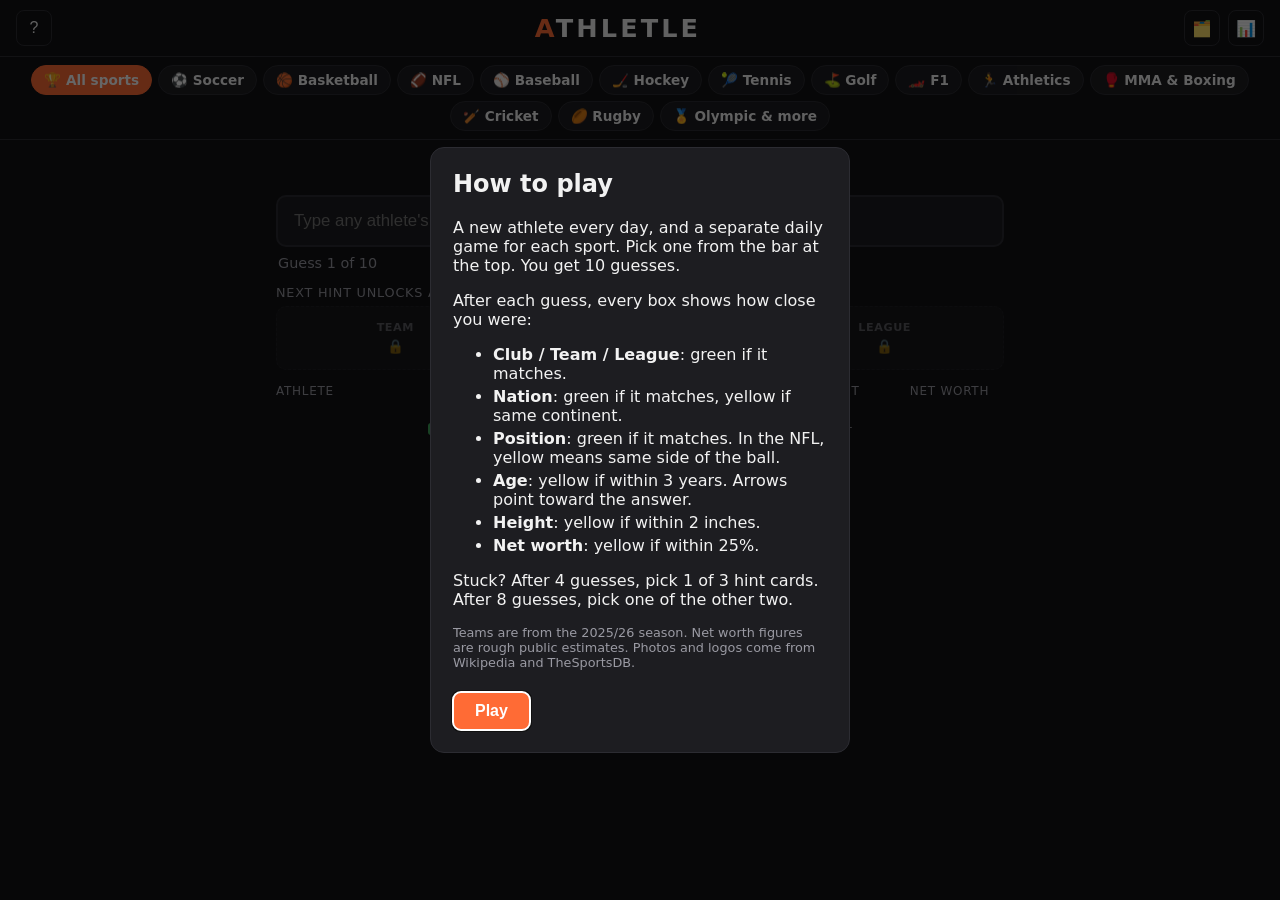
<file: index.html>
<!doctype html>
<html lang="en">
<head>
<meta charset="utf-8">
<meta name="viewport" content="width=device-width, initial-scale=1">
<title>Athletle</title>
<meta name="description" content="Guess the daily athlete in 10 tries. One game for every sport.">
<link rel="stylesheet" href="style.css">
</head>
<body>
<header>
  <button class="icon" id="helpBtn" aria-label="How to play">?</button>
  <h1><a href="./">ATHLETLE</a></h1>
  <div class="hdr-right">
    <a class="icon" id="archiveLink" href="archive.html" aria-label="Archive" title="Archive">🗂️</a>
    <button class="icon" id="statsBtn" aria-label="Stats">📊</button>
  </div>
</header>
<nav class="mode-bar" id="modeBar" aria-label="Choose a sport"></nav>

<main>
  <div class="replay-bar" id="replayBar" hidden>
    <span>Replaying from the archive · <b id="replayDate"></b></span>
    <a id="todayLink" href="./">Play today's</a>
  </div>
  <p class="sub">Guess <span id="whichDay">today's</span> <span id="whichGame">athlete</span> in <b>10</b> tries. <span id="puzzleNo"></span></p>

  <div class="guess-box">
    <input id="guessInput" type="text" placeholder="Type an athlete's name…" autocomplete="off" spellcheck="false" aria-label="Athlete name">
    <ul id="suggestions" role="listbox"></ul>
  </div>
  <div class="meta">
    <span id="guessCount">Guess 1 of 10</span>
  </div>

  <section class="hints" aria-live="polite">
    <div class="hints-title" id="hintTitle"></div>
    <div class="hint-cards" id="hintCards"></div>
  </section>

  <div class="board">
    <div class="row head" id="boardHead"></div>
    <div id="rows"></div>
  </div>

  <div id="result" class="result hidden"></div>

  <div class="legend">
    <span><i class="sw green"></i>Correct</span>
    <span><i class="sw yellow"></i>Close</span>
    <span><i class="sw grey"></i>Wrong</span>
    <span>↑ ↓ the answer is higher / lower</span>
  </div>
</main>

<dialog id="helpDlg">
  <h2>How to play</h2>
  <p>A new athlete every day, and a separate daily game for each sport. Pick one from the bar at the top. You get 10 guesses.</p>
  <p>After each guess, every box shows how close you were:</p>
  <ul>
    <li><b>Club / Team / League</b>: green if it matches.</li>
    <li><b>Nation</b>: green if it matches, yellow if same continent.</li>
    <li><b>Position</b>: green if it matches. In the NFL, yellow means same side of the ball.</li>
    <li><b>Age</b>: yellow if within 3 years. Arrows point toward the answer.</li>
    <li><b>Height</b>: yellow if within 2 inches.</li>
    <li><b>Net worth</b>: yellow if within 25%.</li>
  </ul>
  <p>Stuck? After 4 guesses, pick 1 of 3 hint cards. After 8 guesses, pick one of the other two.</p>
  <p class="small">Teams are from the 2025/26 season. Net worth figures are rough public estimates. Photos and logos come from Wikipedia and TheSportsDB.</p>
  <button class="btn" onclick="this.closest('dialog').close()">Play</button>
</dialog>

<dialog id="statsDlg">
  <h2 id="statsTitle">Statistics</h2>
  <div class="stats" id="statsBody"></div>
  <p class="small">Next athlete in <span id="countdown"></span></p>
  <button class="btn" onclick="this.closest('dialog').close()">Close</button>
</dialog>

<div id="toast" class="toast"></div>

<script src="data/countries.js"></script>
<script src="data/core.js"></script>
<script src="data/soccer.js"></script>
<script src="data/basketball.js"></script>
<script src="data/football.js"></script>
<script src="data/baseball_hockey.js"></script>
<script src="data/individual.js"></script>
<script src="data/combat_cricket_rugby.js"></script>
<script src="data/extra.js"></script>
<script src="data/finalize.js"></script>
<script src="hints.js"></script>
<script src="common.js"></script>
<script src="game.js"></script>
</body>
</html>
</file>
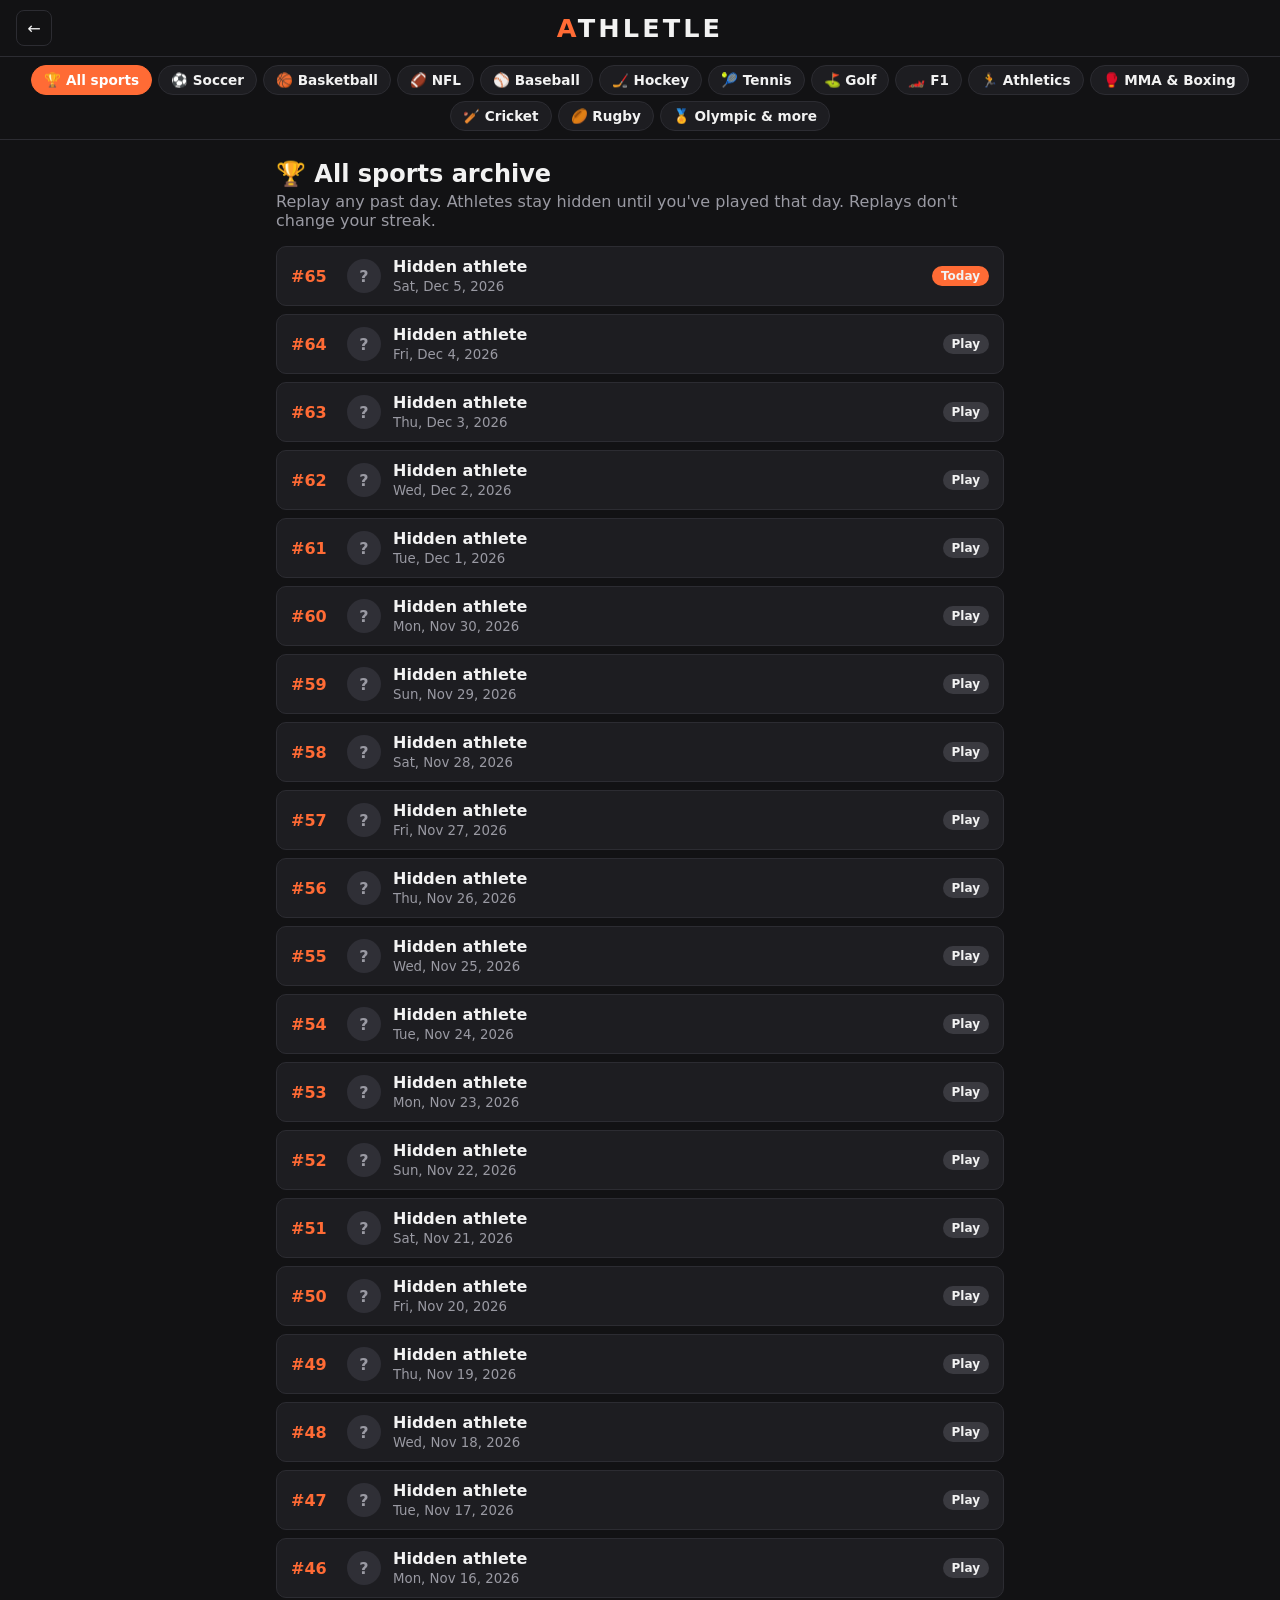
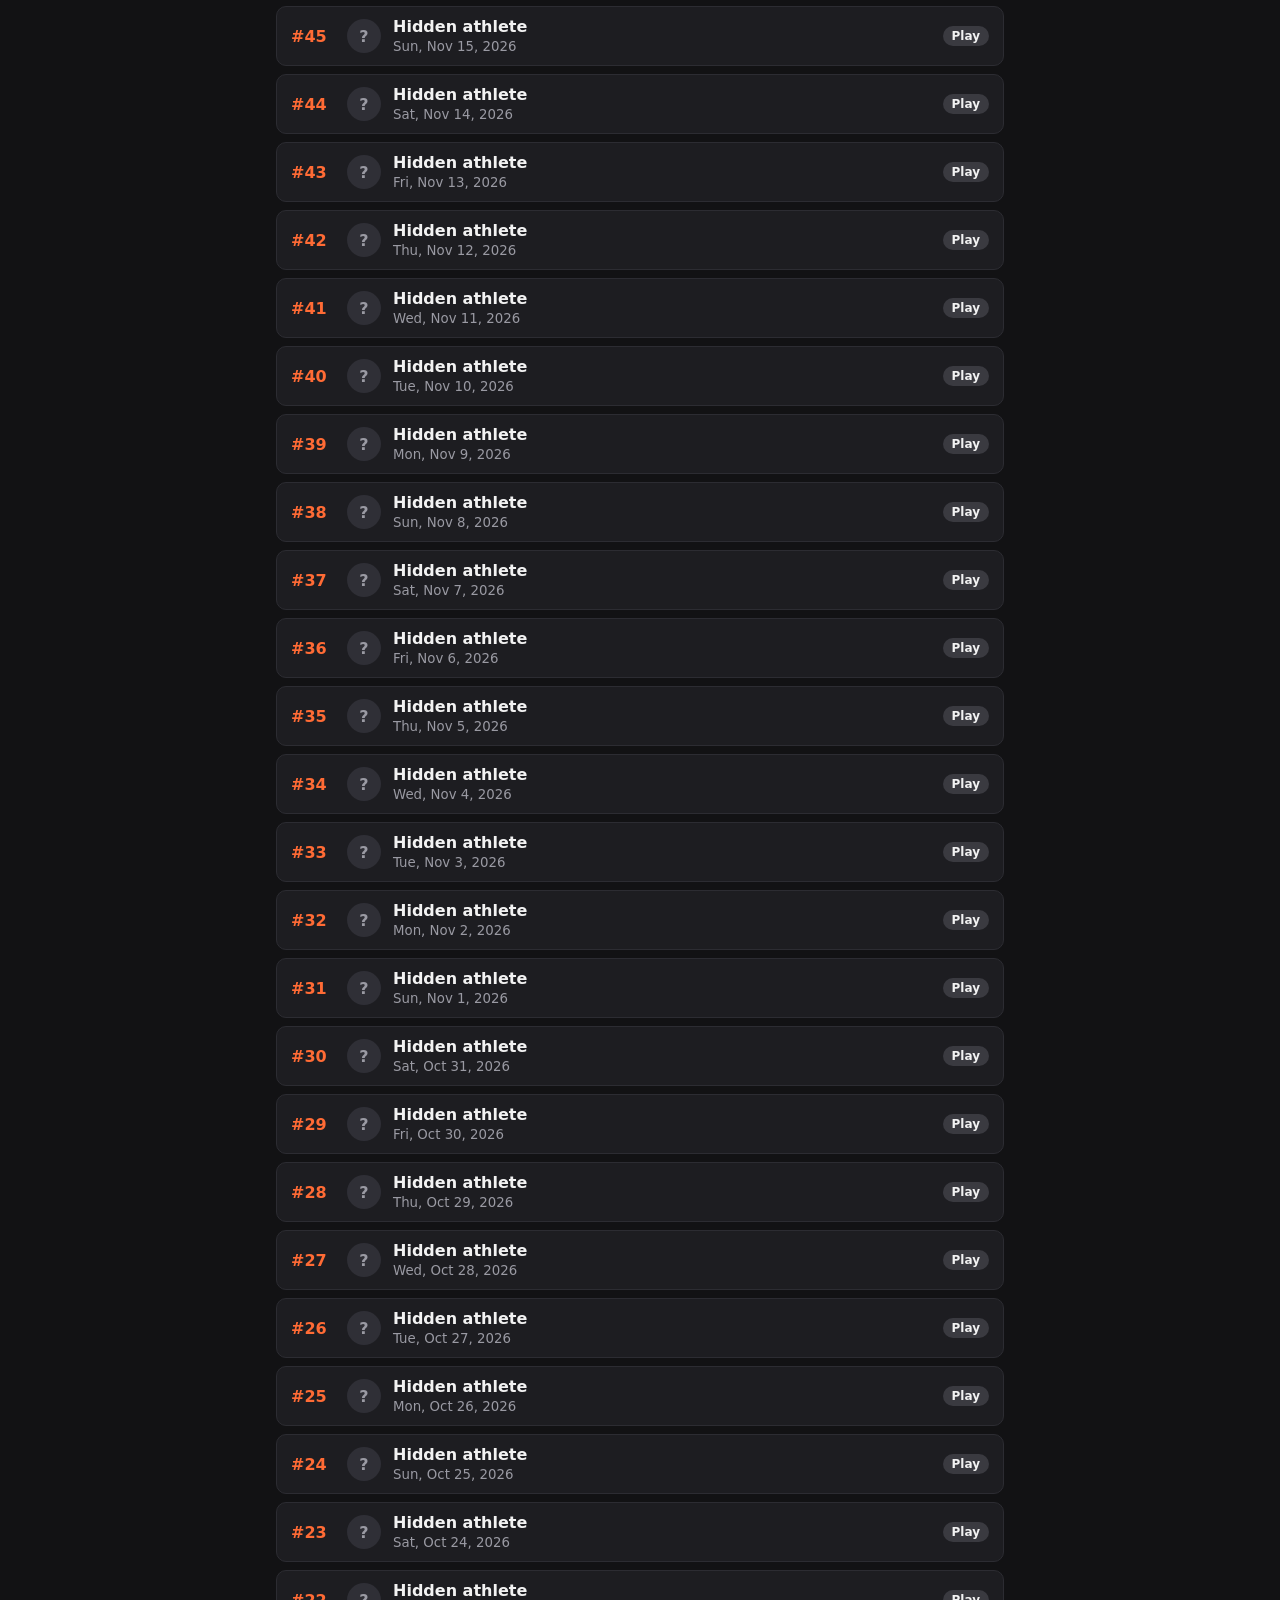
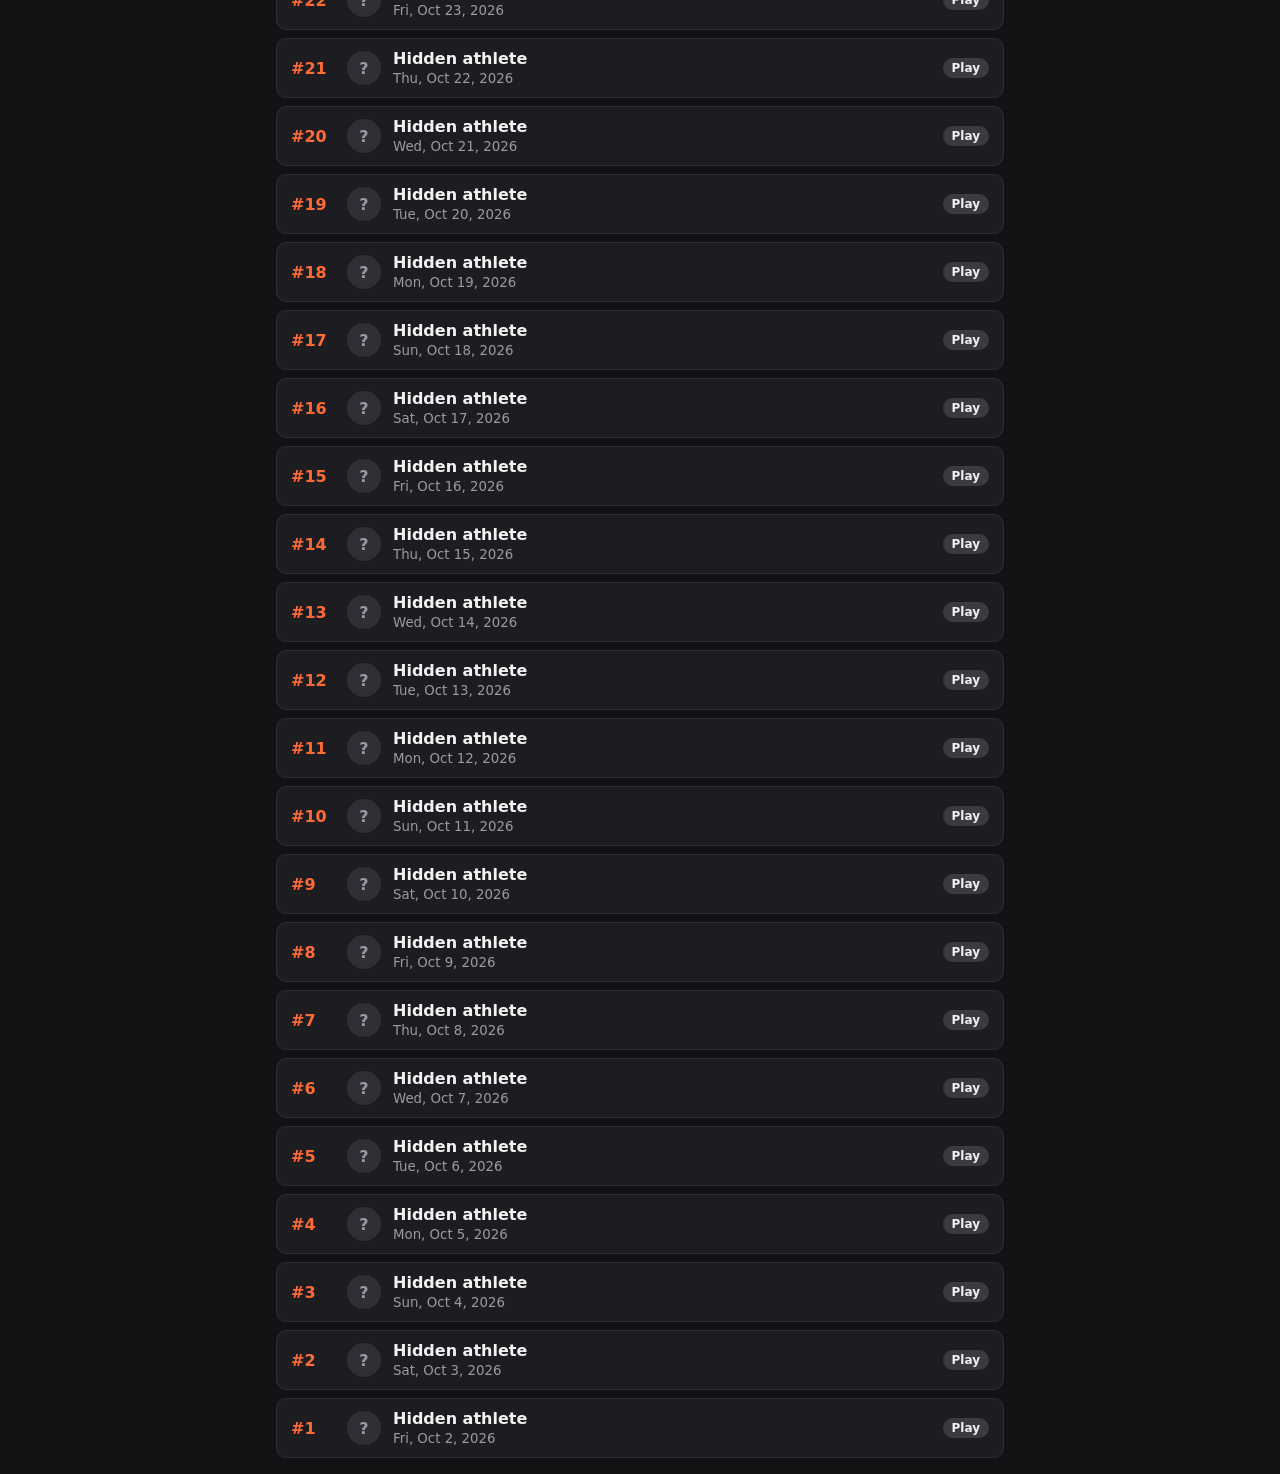
<file: archive.html>
<!doctype html>
<html lang="en">
<head>
<meta charset="utf-8">
<meta name="viewport" content="width=device-width, initial-scale=1">
<title>Athletle Archive</title>
<meta name="description" content="Replay every past Athletle puzzle.">
<link rel="stylesheet" href="style.css">
</head>
<body>
<header>
  <a class="icon" id="backLink" href="./" aria-label="Back to today's game" title="Today's game">←</a>
  <h1><a href="./">ATHLETLE</a></h1>
  <span class="icon" style="visibility:hidden"></span>
</header>
<nav class="mode-bar" id="modeBar" aria-label="Choose a sport"></nav>

<main>
  <h2 class="page-title" id="title">Archive</h2>
  <p class="sub left">Replay any past day. Athletes stay hidden until you've played that day. Replays don't change your streak.</p>
  <ul class="archive-list" id="list"></ul>
</main>

<script src="data/countries.js"></script>
<script src="data/core.js"></script>
<script src="data/soccer.js"></script>
<script src="data/basketball.js"></script>
<script src="data/football.js"></script>
<script src="data/baseball_hockey.js"></script>
<script src="data/individual.js"></script>
<script src="data/combat_cricket_rugby.js"></script>
<script src="data/extra.js"></script>
<script src="data/finalize.js"></script>
<script src="common.js"></script>
<script>
(() => {
  const { MODES, modeFromURL, dayNumber, dateForDay, athleteForDay, load, modeState, avatar, MAX_GUESSES } = Athletle;
  const mode = modeFromURL(), M = MODES[mode];
  const q = (extra) => { const s = new URLSearchParams({ ...(mode !== "all" && { mode }), ...extra }).toString(); return s ? "?" + s : ""; };
  const today = dayNumber();
  const ms = modeState(load(), mode);
  document.title = `Athletle ${mode === "all" ? "" : M.label + " "}Archive`;
  document.getElementById("title").textContent = `${M.icon} ${M.label} archive`;
  document.getElementById("backLink").href = "./" + q({});

  const bar = document.getElementById("modeBar");
  for (const [key, m] of Object.entries(MODES)) {
    const a = document.createElement("a");
    a.className = "mode-chip" + (key === mode ? " current" : "");
    a.href = key === "all" ? "archive.html" : `archive.html?mode=${key}`;
    a.textContent = `${m.icon} ${m.label}`;
    bar.appendChild(a);
  }
  const cur = bar.querySelector(".current");
  if (cur) bar.scrollLeft = cur.offsetLeft - bar.clientWidth / 2 + cur.clientWidth / 2;

  const list = document.getElementById("list");
  const fmt = (n) => dateForDay(n).toLocaleDateString(undefined, { weekday: "short", day: "numeric", month: "short", year: "numeric" });
  for (let n = today; n >= 0; n--) {
    const game = ms.days[n];
    const athlete = athleteForDay(mode, n);
    const won = game?.done && game.guesses.includes(athlete.name);
    const a = document.createElement("a");
    a.href = n === today ? "./" + q({}) : "./" + q({ day: n });
    a.appendChild(Object.assign(document.createElement("span"), { className: "no", textContent: `#${n + 1}` }));
    a.appendChild(game?.done ? avatar(athlete) : Object.assign(document.createElement("span"), { className: "mystery", textContent: "?" }));
    const info = document.createElement("span");
    info.className = "info";
    info.append(Object.assign(document.createElement("b"), { textContent: game?.done ? `${athlete.name} · ${athlete.sport}` : "Hidden athlete" }),
      Object.assign(document.createElement("small"), { textContent: fmt(n) }));
    a.appendChild(info);
    const pill = document.createElement("span");
    pill.className = "pill";
    if (n === today && !game?.done) { pill.classList.add("today"); pill.textContent = "Today"; }
    else if (won) { pill.classList.add("won"); pill.textContent = `Solved ${game.guesses.length}/${MAX_GUESSES}`; }
    else if (game?.done) { pill.classList.add("lost"); pill.textContent = "Missed"; }
    else if (game?.guesses.length) pill.textContent = "In progress";
    else pill.textContent = "Play";
    a.appendChild(pill);
    const li = document.createElement("li");
    li.appendChild(a);
    list.appendChild(li);
  }
})();
</script>
</body>
</html>
</file>
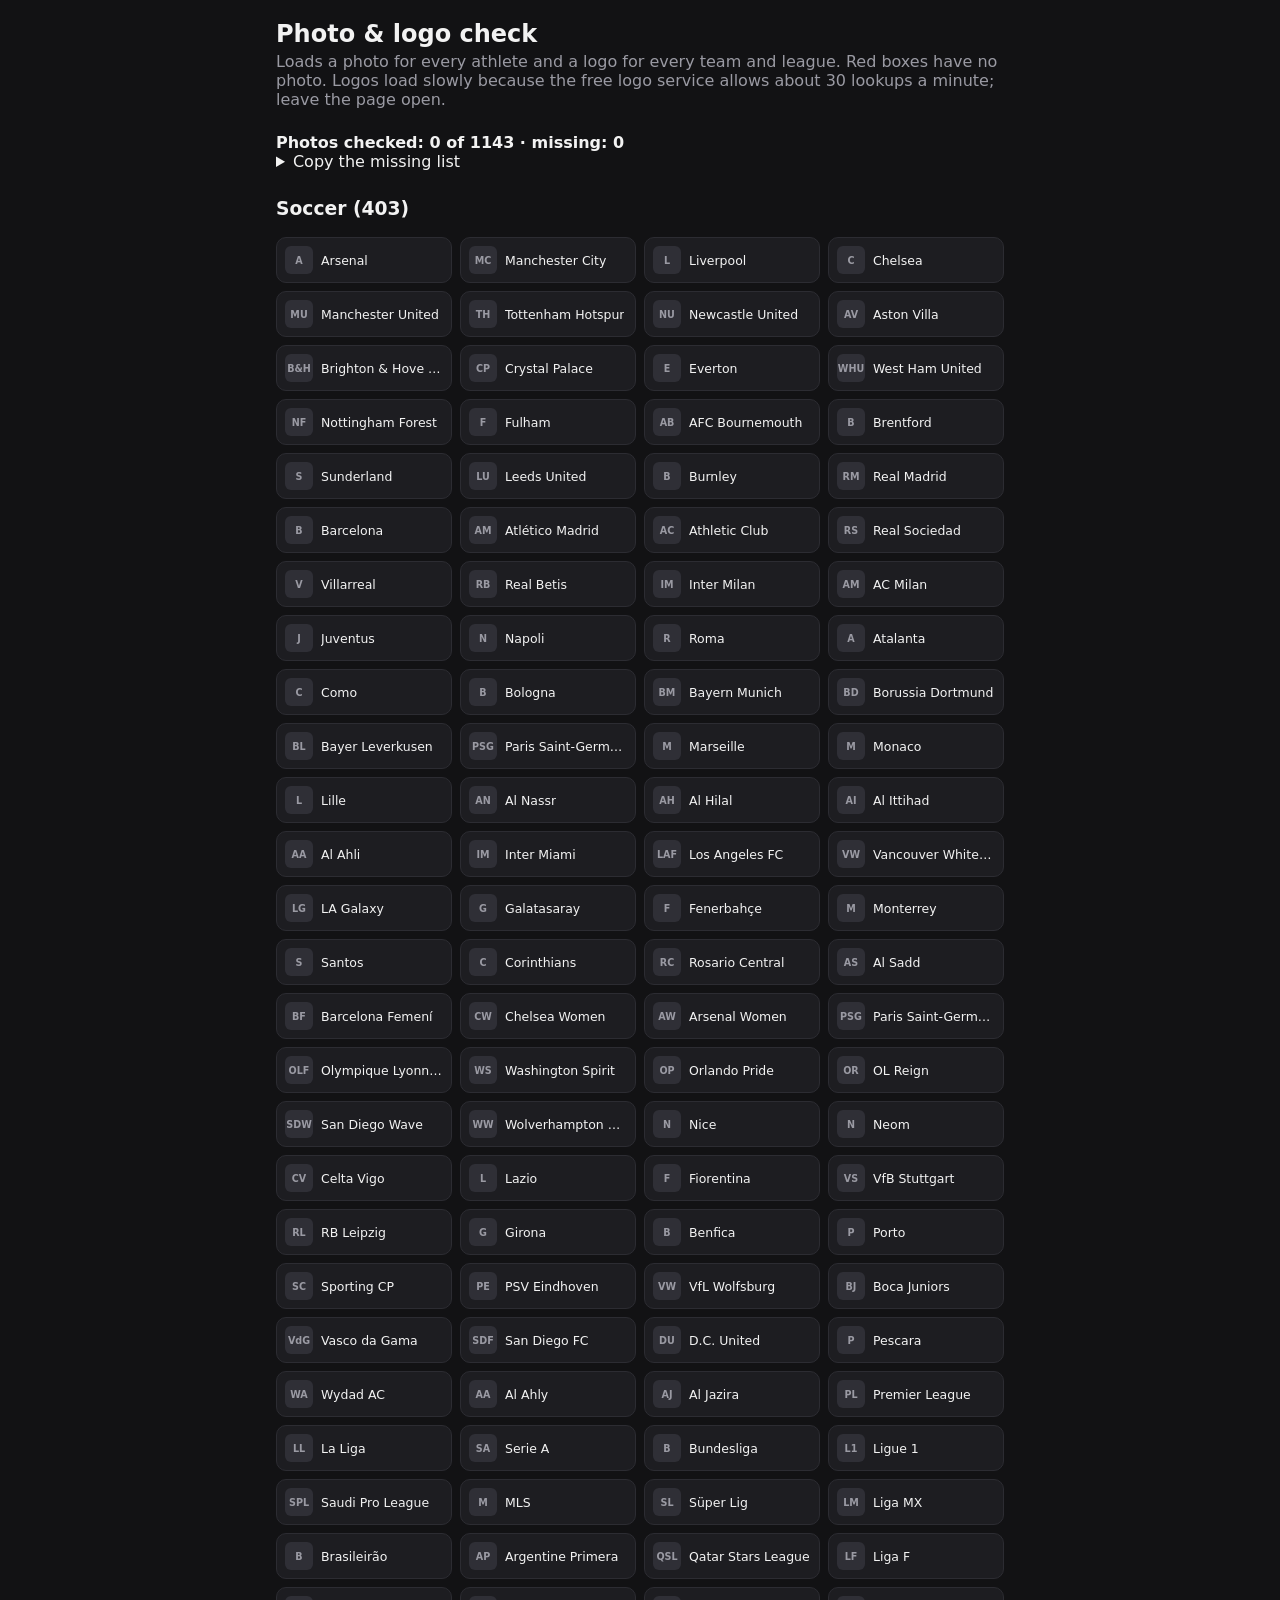
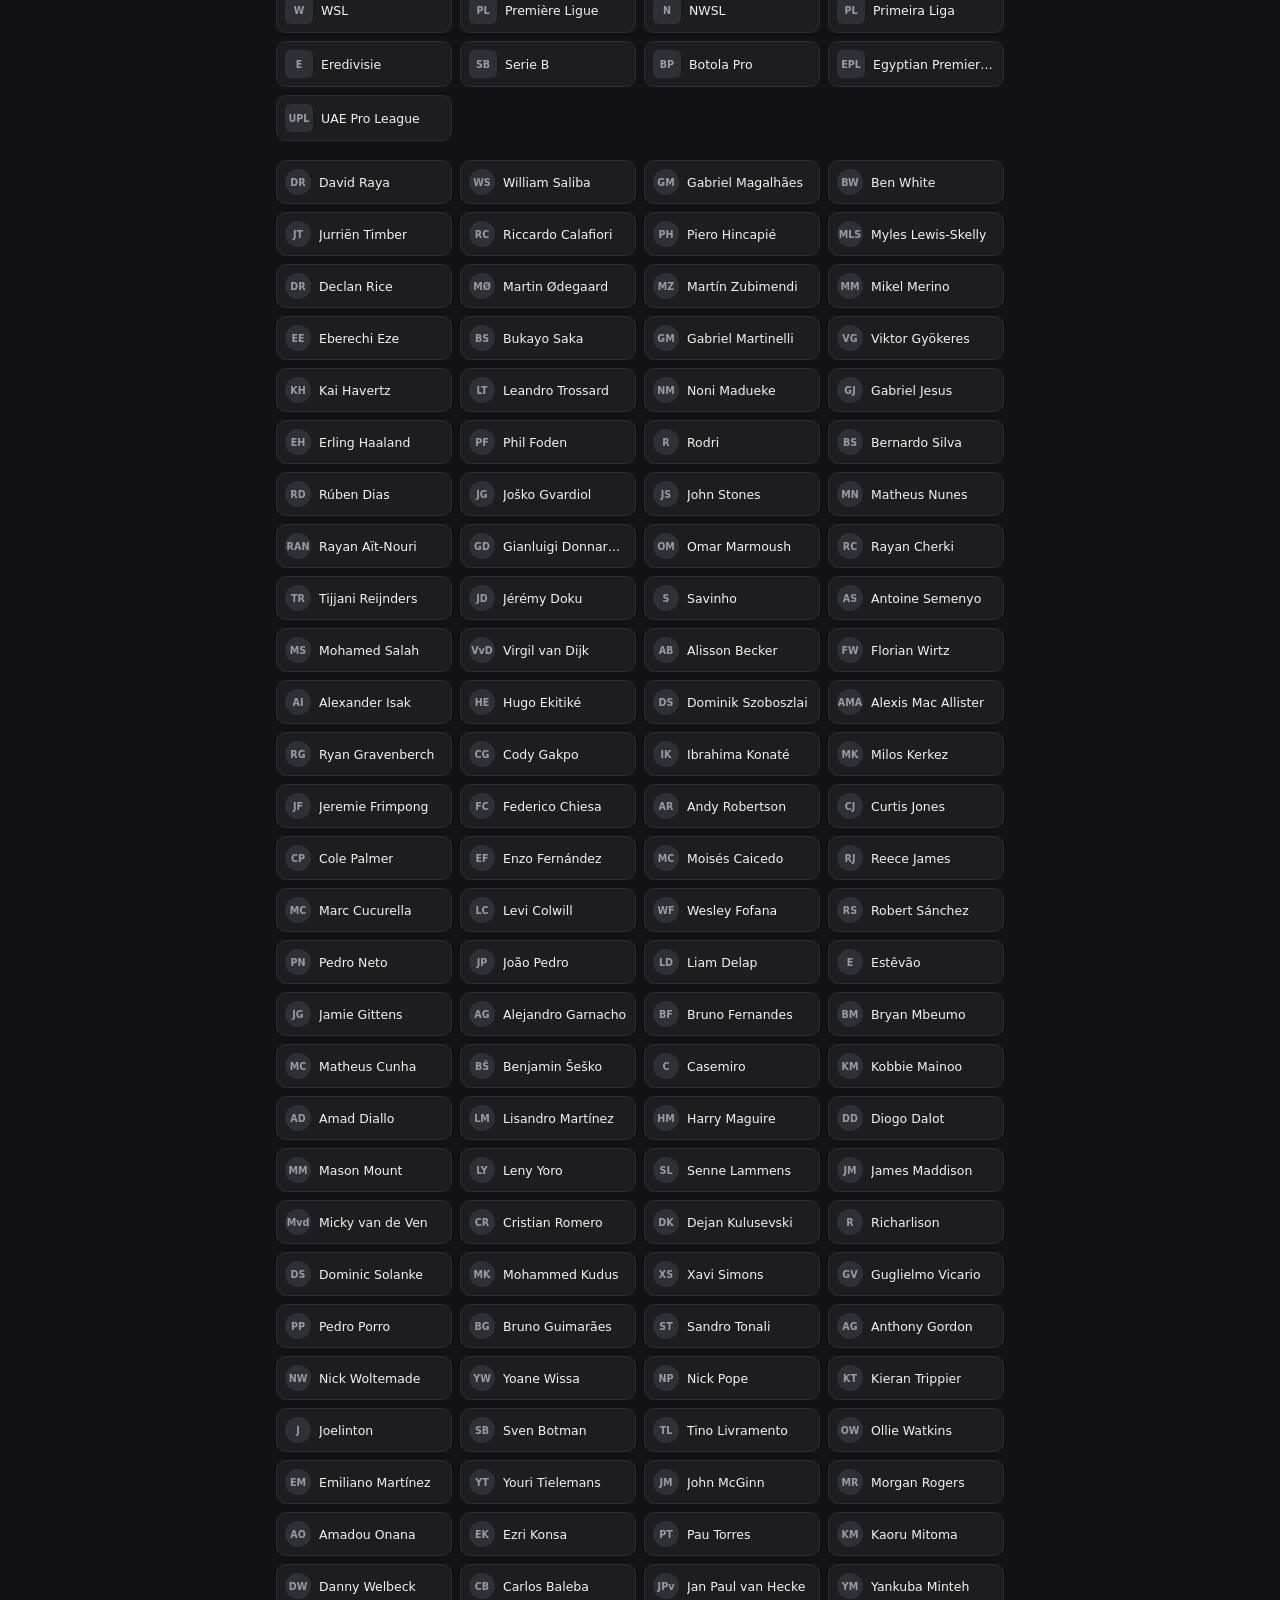
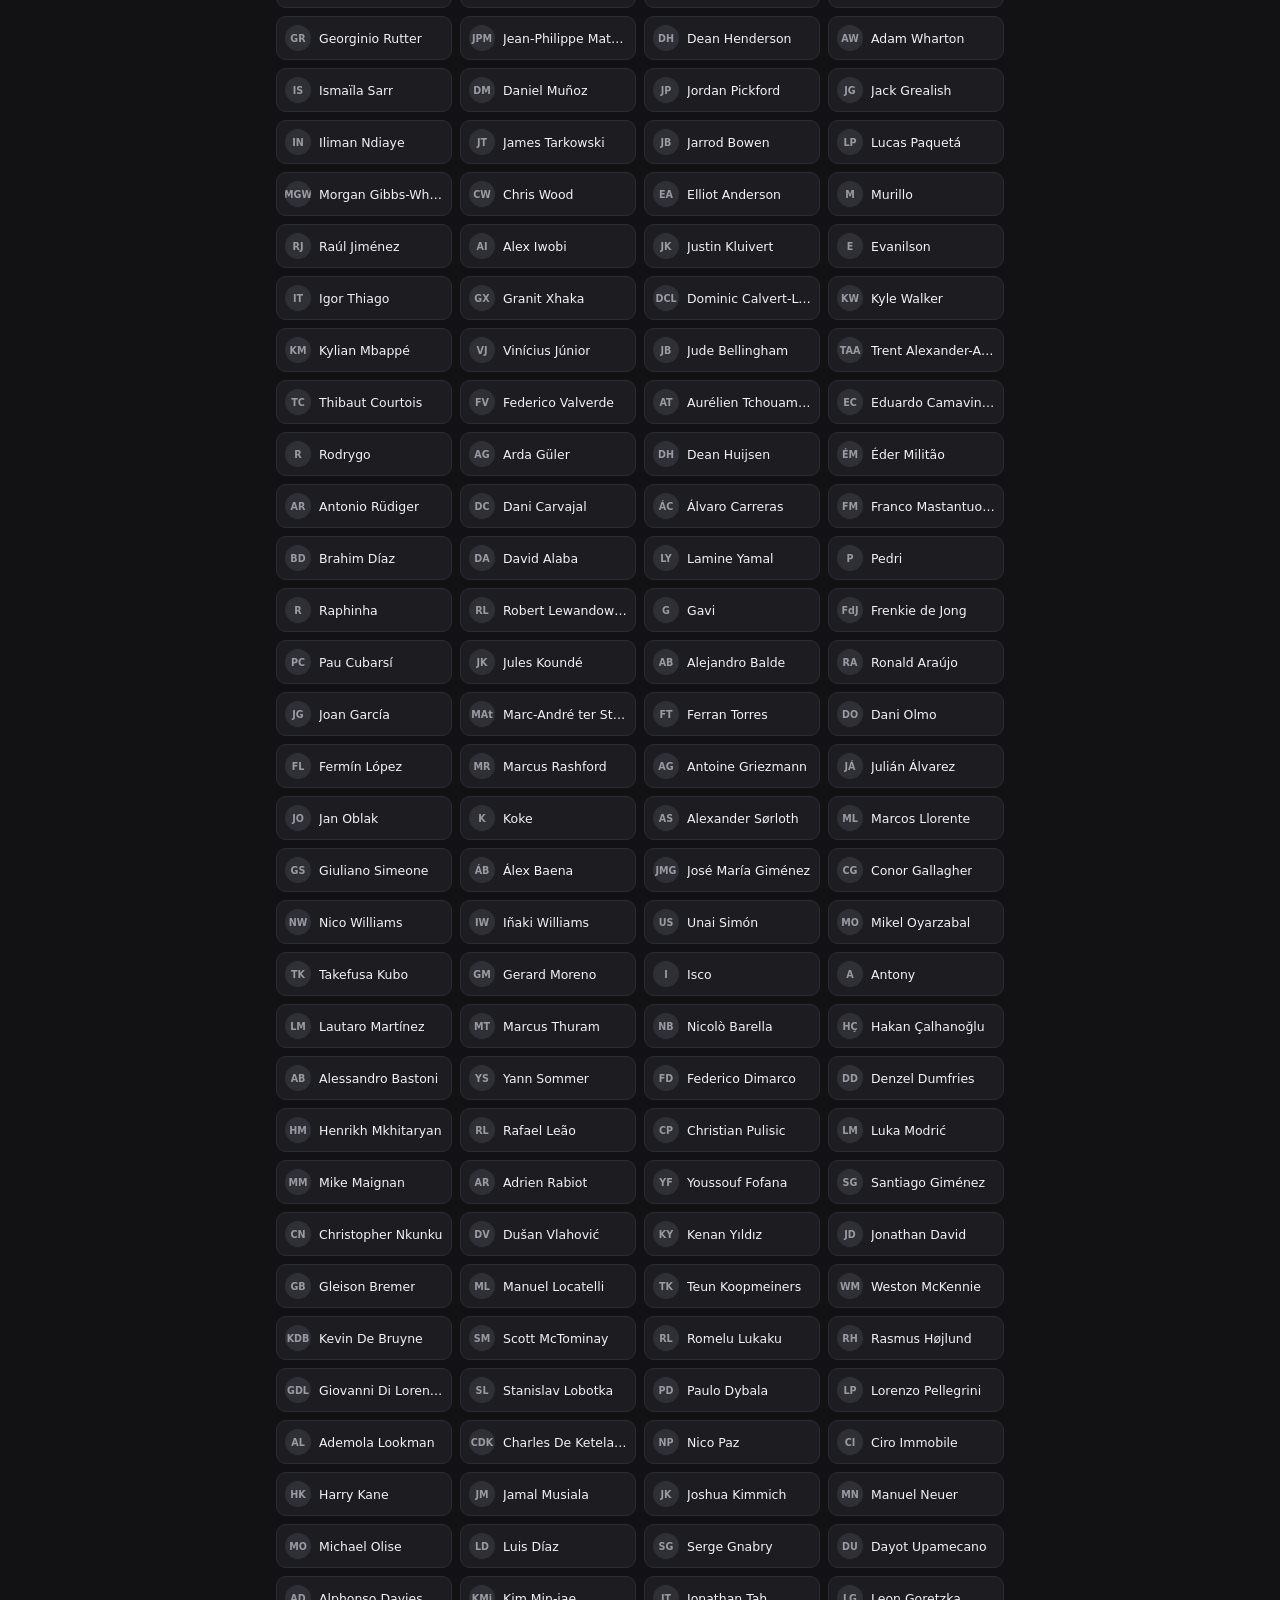
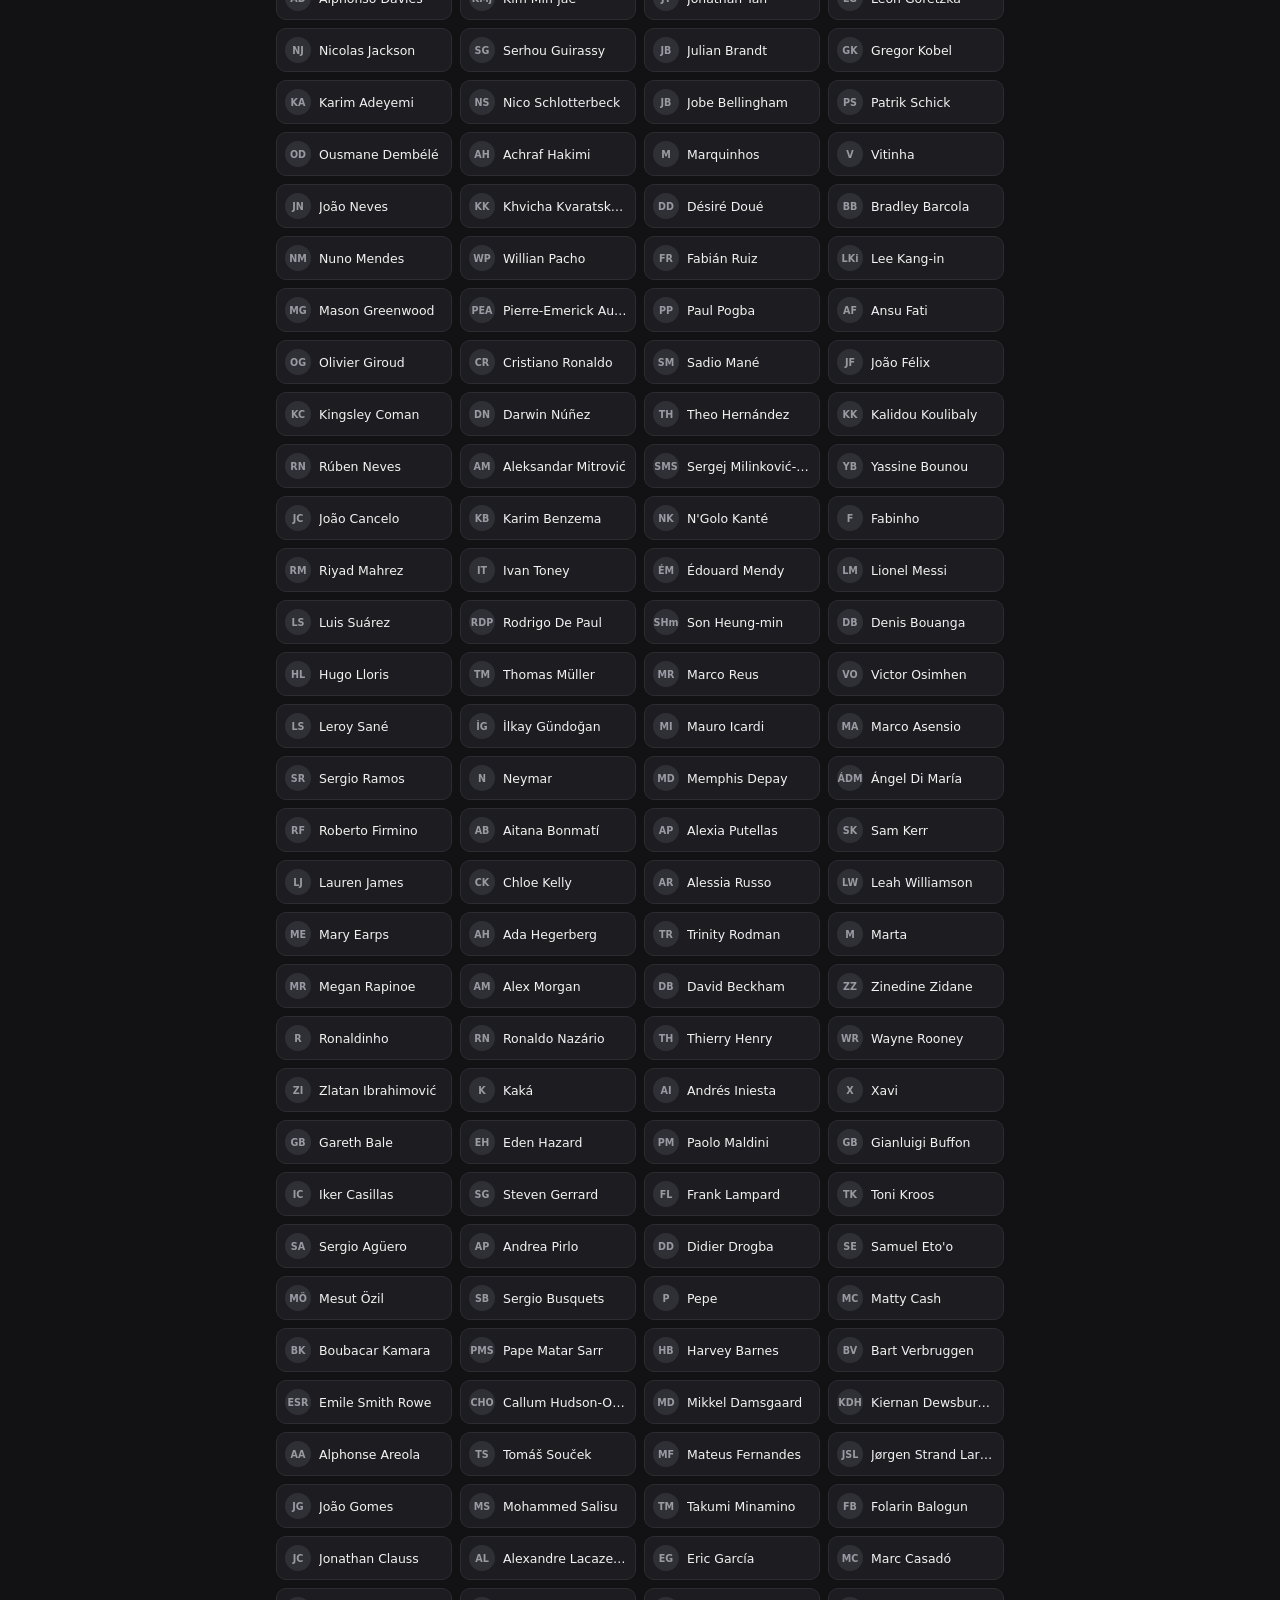
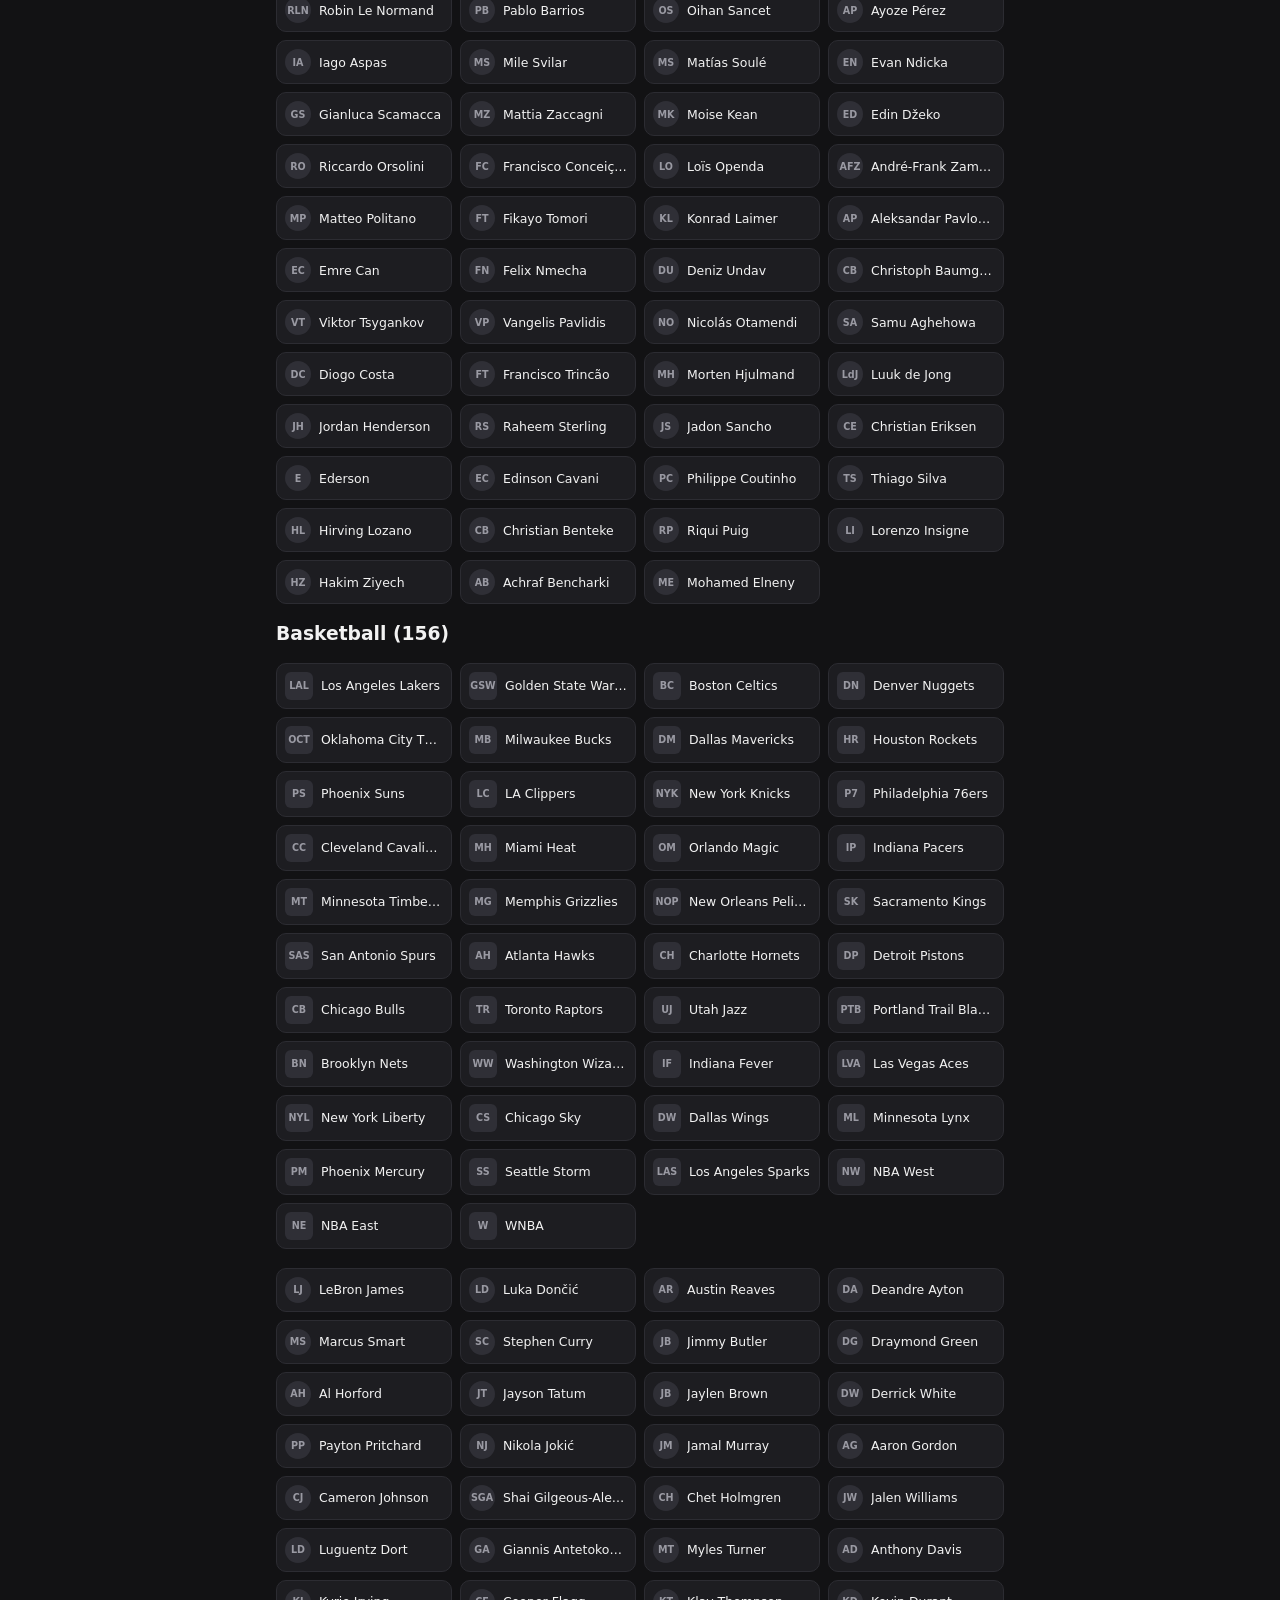
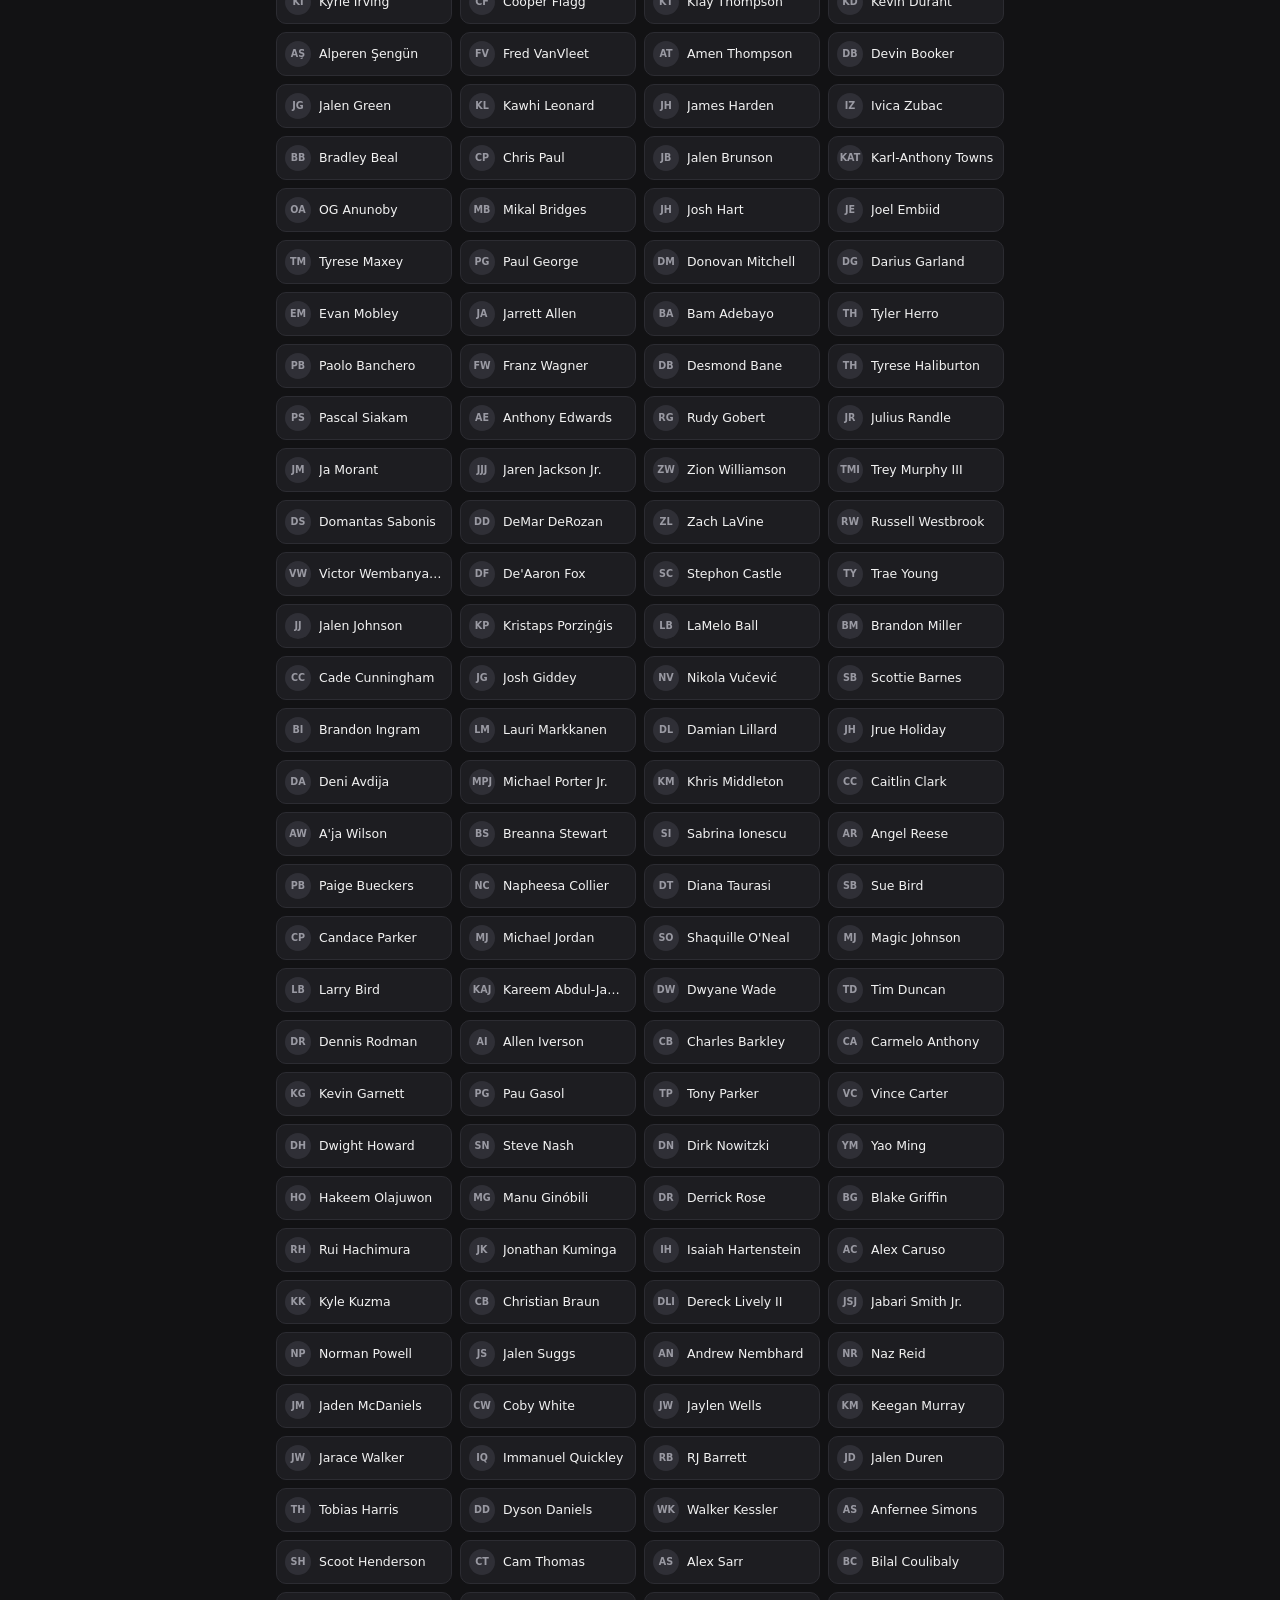
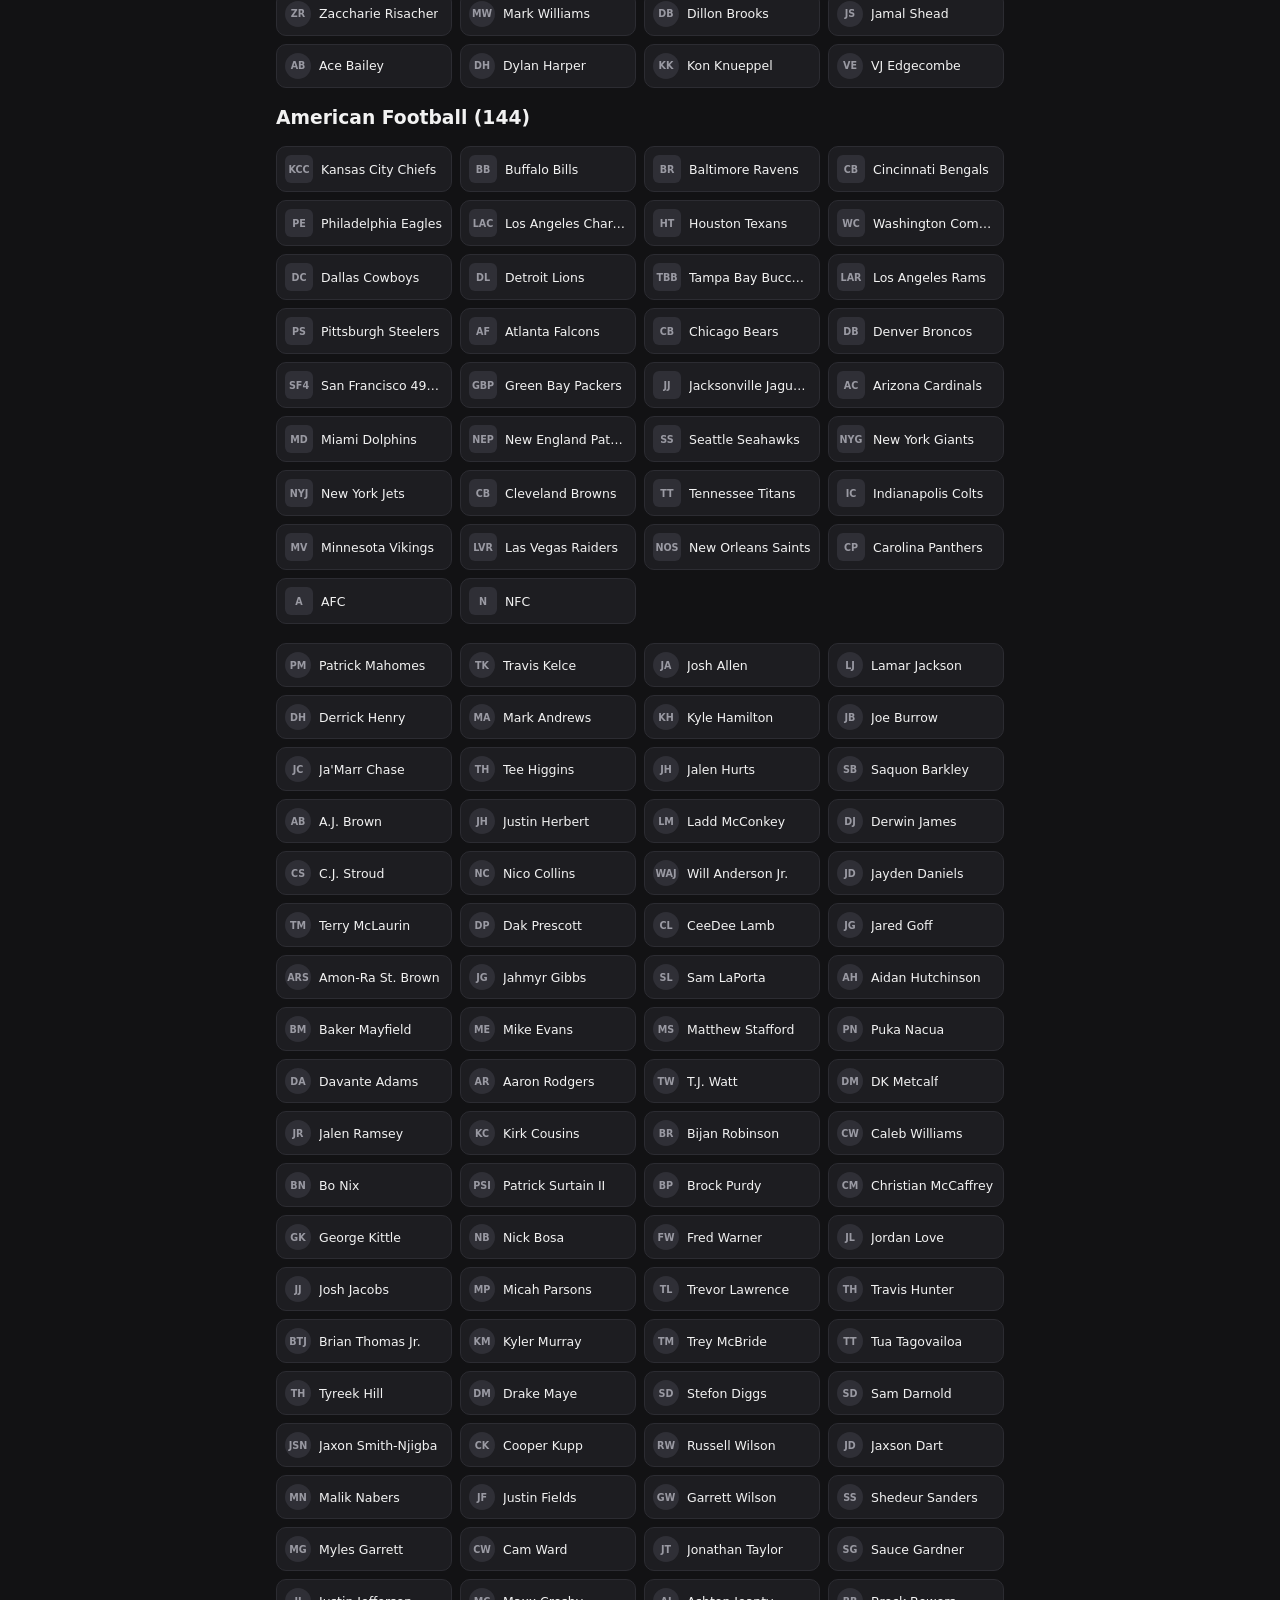
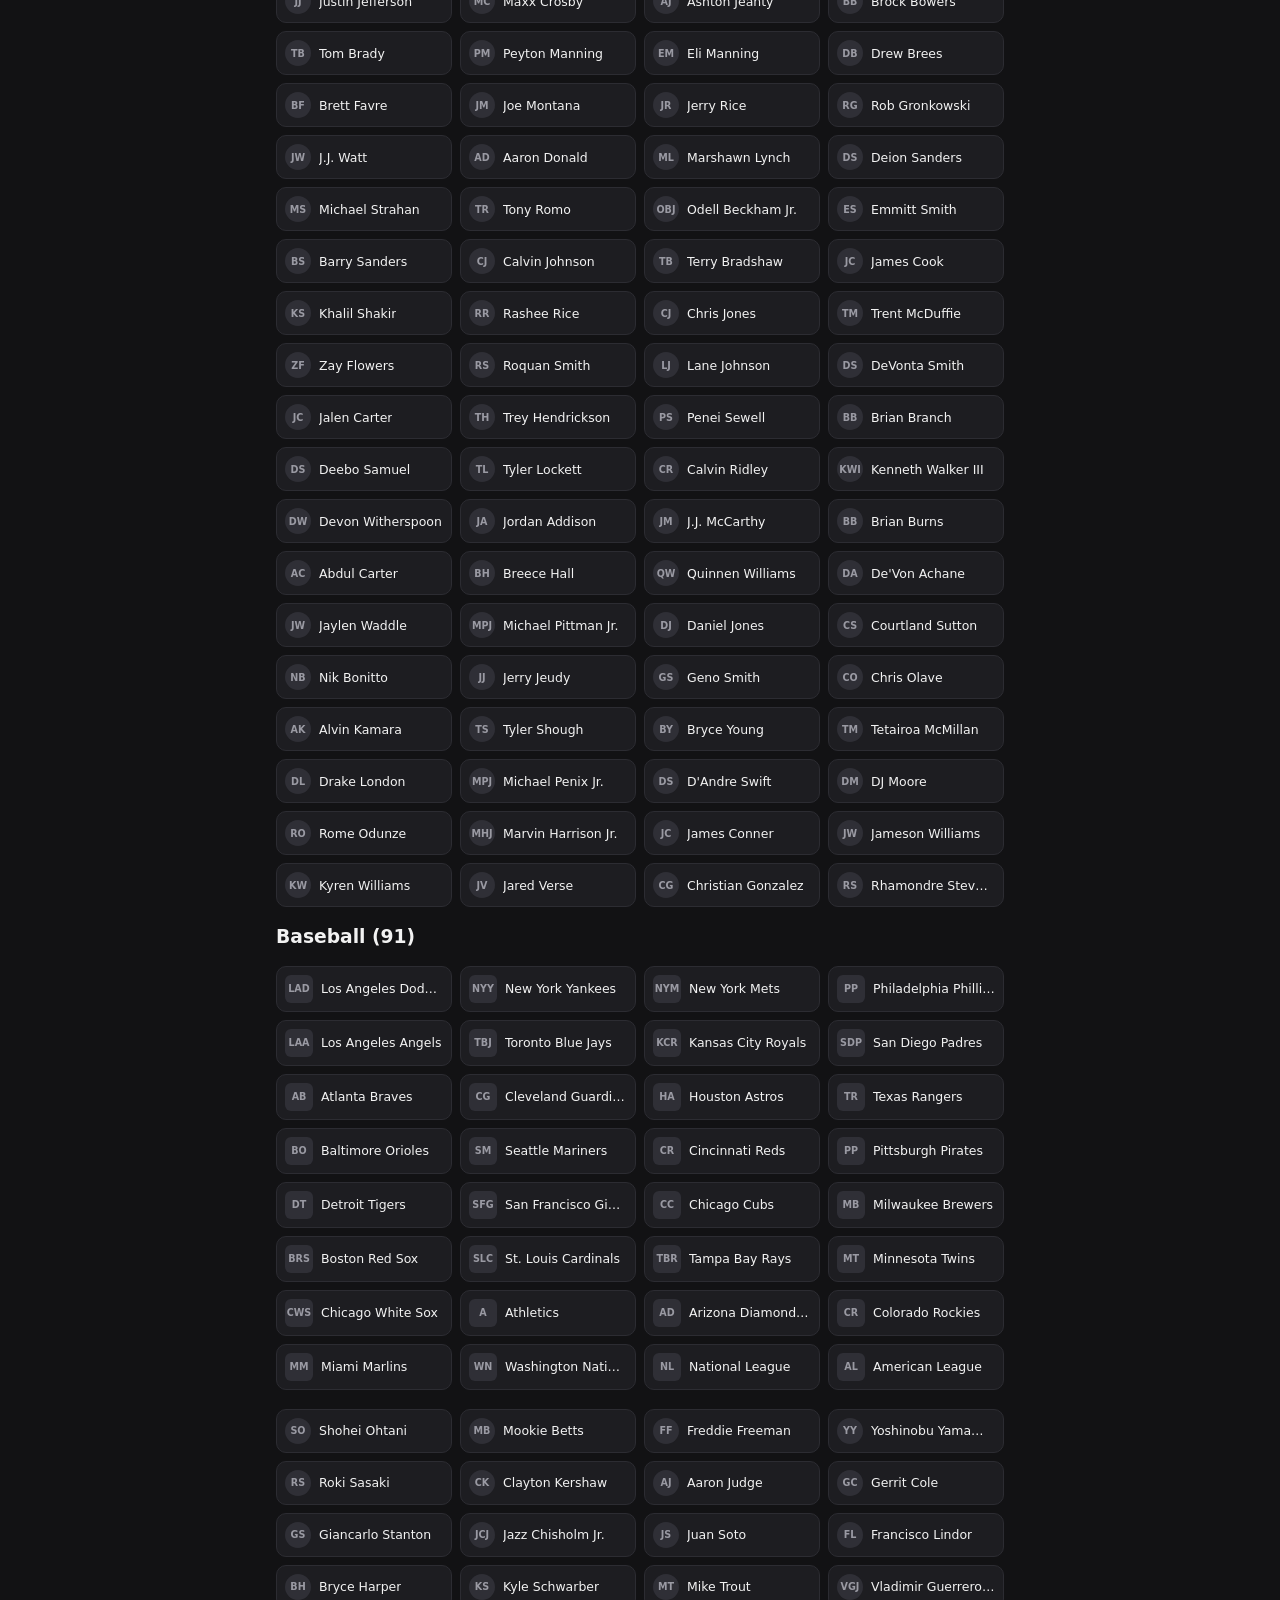
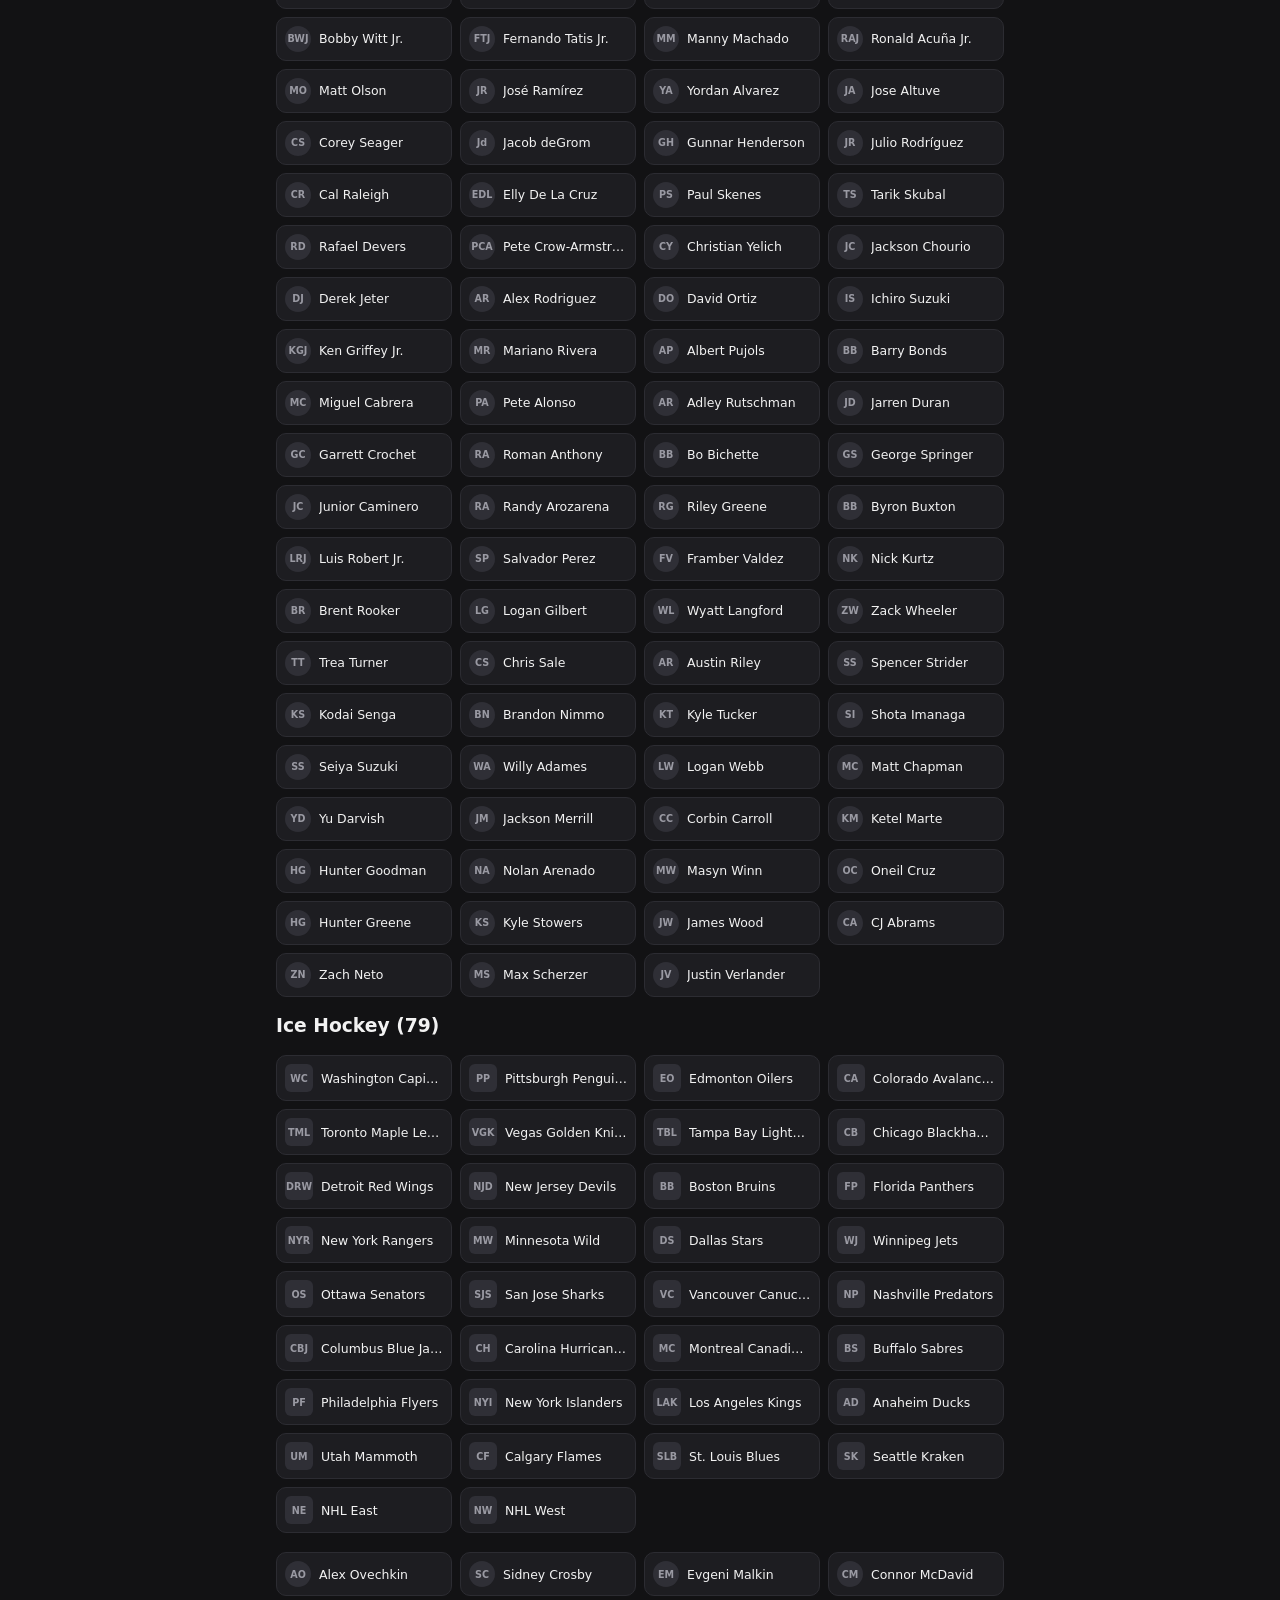
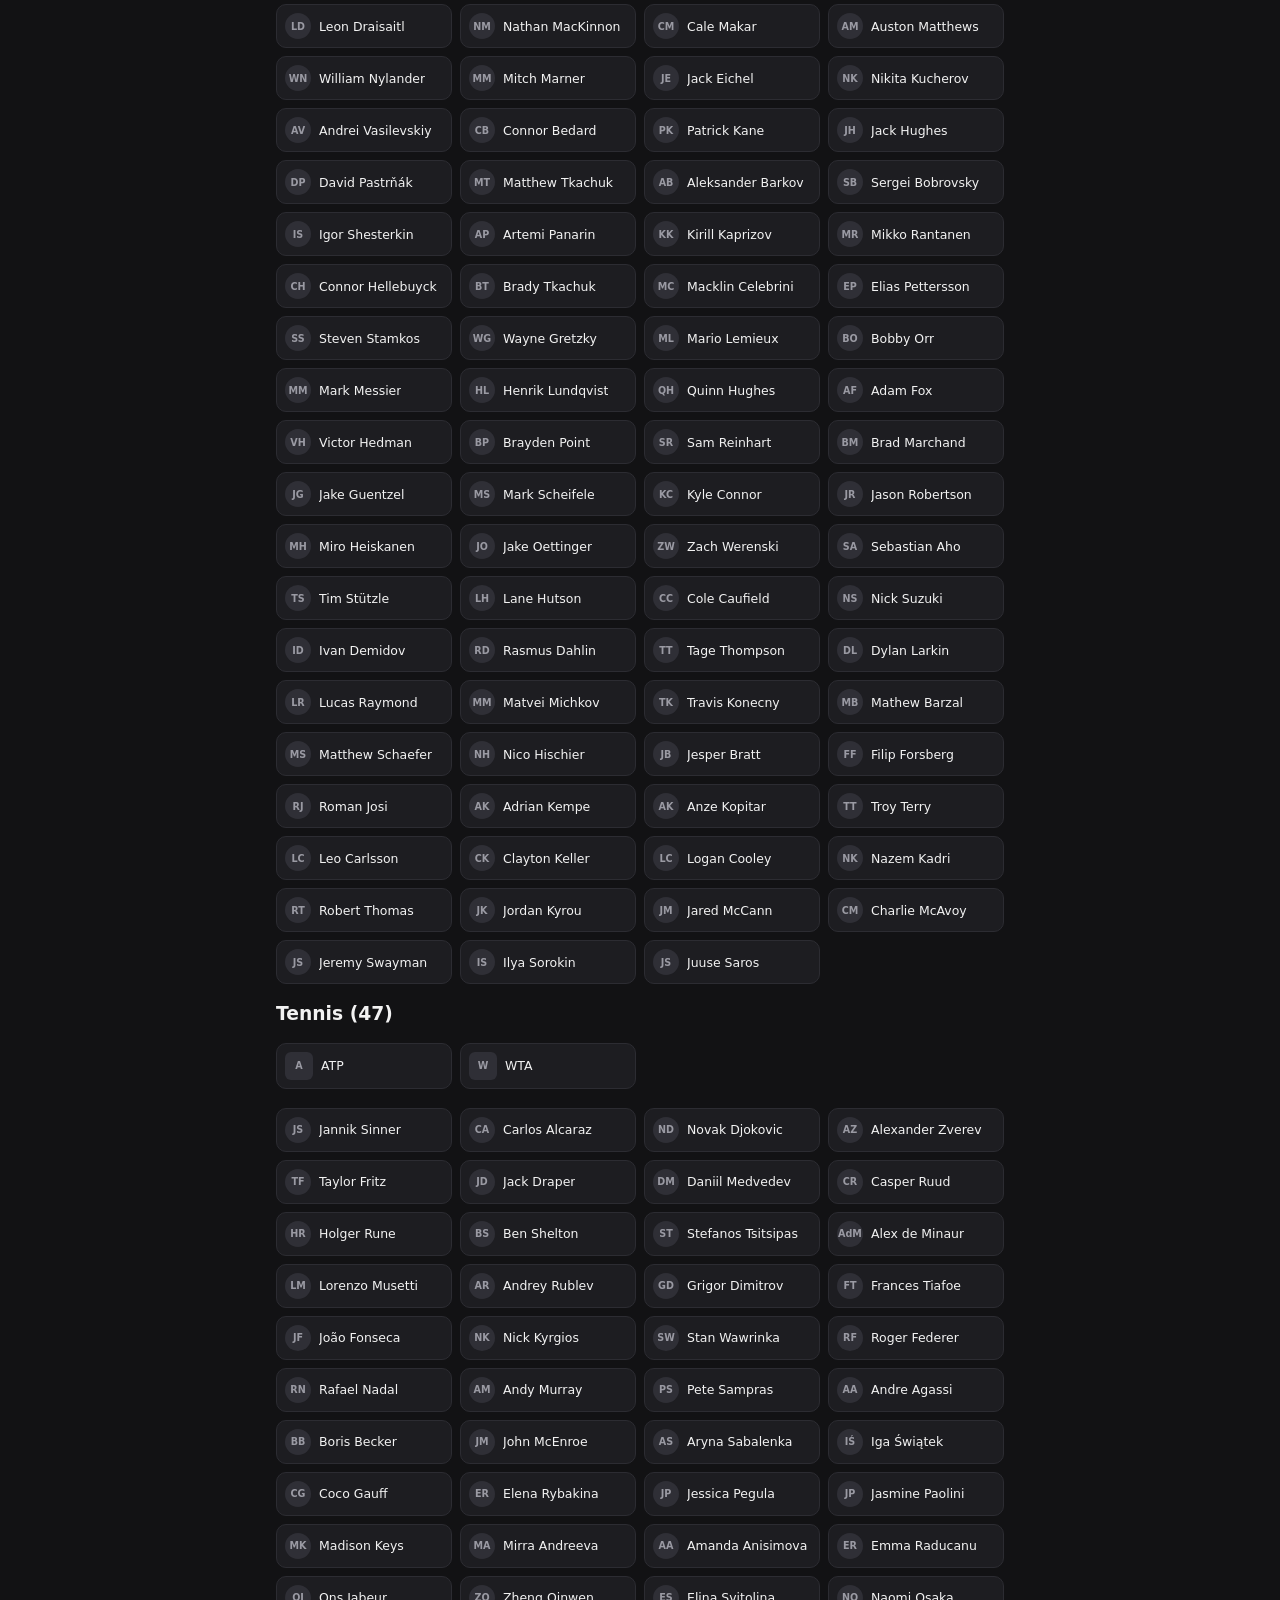
<file: check.html>
<!doctype html>
<html lang="en">
<head>
<meta charset="utf-8">
<meta name="viewport" content="width=device-width, initial-scale=1">
<title>Athletle Photo Check</title>
<meta name="robots" content="noindex">
<link rel="stylesheet" href="style.css">
<style>
  .check-grid { display: grid; grid-template-columns: repeat(auto-fill, minmax(150px, 1fr)); gap: 8px; }
  .check-item { display: flex; align-items: center; gap: 8px; background: var(--panel); border: 1px solid var(--border); border-radius: 10px; padding: 8px; font-size: .78rem; min-width: 0; }
  .check-item.missing { border-color: #c0392b; }
  .check-item span.n { overflow: hidden; text-overflow: ellipsis; white-space: nowrap; }
  .summary { position: sticky; top: 0; background: var(--bg); padding: 8px 0; z-index: 2; }
  textarea { width: 100%; min-height: 80px; background: var(--panel); color: var(--text); border: 1px solid var(--border); border-radius: 8px; }
</style>
</head>
<body>
<main>
  <h2 class="page-title">Photo &amp; logo check</h2>
  <p class="sub left">Loads a photo for every athlete and a logo for every team and league. Red boxes have no photo. Logos load slowly because the free logo service allows about 30 lookups a minute; leave the page open.</p>
  <div class="summary"><b id="sum">Loading…</b>
    <details><summary>Copy the missing list</summary><textarea id="missing" readonly></textarea></details></div>
  <div id="out"></div>
</main>
<script src="data/countries.js"></script>
<script src="data/core.js"></script>
<script src="data/soccer.js"></script>
<script src="data/basketball.js"></script>
<script src="data/football.js"></script>
<script src="data/baseball_hockey.js"></script>
<script src="data/individual.js"></script>
<script src="data/combat_cricket_rugby.js"></script>
<script src="data/extra.js"></script>
<script src="data/finalize.js"></script>
<script src="common.js"></script>
<script>
(() => {
  const { avatar, logo, photoUrl } = Athletle;
  const out = document.getElementById("out");
  const bySport = {};
  ATHLETES.forEach((a) => (bySport[a.sport] ||= []).push(a));
  let done = 0, missing = [];
  const update = () => {
    document.getElementById("sum").textContent = `Photos checked: ${done} of ${ATHLETES.length} · missing: ${missing.length}`;
    document.getElementById("missing").value = missing.join("\n");
  };
  for (const [sport, list] of Object.entries(bySport)) {
    const h = document.createElement("h3"); h.textContent = `${sport} (${list.length})`; out.appendChild(h);
    const teams = [...new Set(list.map((a) => a.team).filter(Boolean))];
    const leagues = [...new Set(list.map((a) => a.league).filter((l) => l && l !== "Retired"))];
    if (teams.length || leagues.length) {
      const lg = document.createElement("div"); lg.className = "check-grid";
      for (const t of teams) { const d = document.createElement("div"); d.className = "check-item"; d.append(logo("team", sport, t), Object.assign(document.createElement("span"), { className: "n", textContent: t })); lg.appendChild(d); }
      for (const l of leagues) { const d = document.createElement("div"); d.className = "check-item"; d.append(logo("league", sport, l), Object.assign(document.createElement("span"), { className: "n", textContent: l })); lg.appendChild(d); }
      out.appendChild(lg);
      out.appendChild(document.createElement("br"));
    }
    const grid = document.createElement("div"); grid.className = "check-grid";
    for (const a of list) {
      const d = document.createElement("div"); d.className = "check-item";
      d.append(avatar(a, "small"), Object.assign(document.createElement("span"), { className: "n", textContent: a.name }));
      grid.appendChild(d);
      photoUrl(a).then((url) => { done++; if (!url) { missing.push(`${a.name} (${a.sport})`); d.classList.add("missing"); } update(); });
    }
    out.appendChild(grid);
  }
  update();
})();
</script>
</body>
</html>
</file>
<file: style.css>
:root {
  --bg: #121214; --panel: #1d1d21; --text: #f2f2f2; --muted: #9a9aa3;
  --green: #3fa45b; --yellow: #c9a227; --grey: #3a3a40; --border: #2c2c32; --accent: #ff6b35;
  color-scheme: dark;
}
* { box-sizing: border-box; }
[hidden] { display: none !important; }
body { margin: 0; background: var(--bg); color: var(--text);
  font-family: system-ui, -apple-system, "Segoe UI", Roboto, sans-serif; }
header { display: flex; align-items: center; justify-content: space-between;
  padding-block: 10px; padding-left: max(16px, env(safe-area-inset-left, 0px)); padding-right: max(16px, env(safe-area-inset-right, 0px)); border-bottom: 1px solid var(--border); }
h1 { margin: 0; font-size: 1.6rem; letter-spacing: .12em; font-weight: 800; }
h1::first-letter { color: var(--accent); }
.icon { background: none; border: 1px solid var(--border); color: var(--text); width: 36px; height: 36px;
  border-radius: 8px; font-size: 1rem; cursor: pointer; }
main { max-width: 760px; margin: 0 auto; padding-block: 16px;
  padding-left: max(16px, env(safe-area-inset-left, 0px)); padding-right: max(16px, env(safe-area-inset-right, 0px)); }
.sub { text-align: center; color: var(--muted); margin: 4px 0 16px; }

.guess-box { position: relative; }
#guessInput { width: 100%; padding: 14px 16px; font-size: 1.05rem; border-radius: 10px;
  border: 2px solid var(--border); background: var(--panel); color: var(--text); outline: none; }
#guessInput:focus { border-color: var(--accent); }
#guessInput:disabled { opacity: .5; }
#suggestions { position: absolute; z-index: 5; left: 0; right: 0; top: 100%; margin: 4px 0 0; padding: 0;
  list-style: none; background: var(--panel); border: 1px solid var(--border); border-radius: 10px;
  max-height: 260px; overflow-y: auto; }
#suggestions:empty { display: none; }
#suggestions li { padding: 10px 14px; cursor: pointer; display: flex; justify-content: space-between; }
#suggestions li small { color: var(--muted); }
#suggestions li.active, #suggestions li:hover { background: #2a2a30; }

.meta { display: flex; justify-content: space-between; color: var(--muted); font-size: .9rem; margin: 8px 2px 14px; }
#hint { color: var(--yellow); font-weight: 600; }

.board { overflow-x: auto; }
.row { display: grid; grid-template-columns: 1.6fr repeat(5, 1fr); gap: 6px; margin-bottom: 6px; }
.row.head div { font-size: .75rem; text-transform: uppercase; letter-spacing: .06em; color: var(--muted); text-align: center; }
.row.head div:first-child { text-align: left; }
.cell { background: var(--grey); border-radius: 8px; padding: 8px 4px; min-height: 56px; display: flex;
  flex-direction: column; align-items: center; justify-content: center; text-align: center;
  font-size: .85rem; font-weight: 600; line-height: 1.15; animation: flip .45s ease both; }
.cell.name { background: var(--panel); align-items: flex-start; text-align: left; padding-left: 10px; }
.cell.green { background: var(--green); }
.cell.yellow { background: var(--yellow); color: #1a1a1a; }
.cell .arrow { font-size: 1rem; }
@keyframes flip { from { transform: rotateX(90deg); opacity: 0; } to { transform: rotateX(0); opacity: 1; } }

.result { margin: 18px 0; padding: 18px; background: var(--panel); border-radius: 12px; text-align: center; }
.result h2 { margin: 0 0 6px; }
.result .answer { font-size: 1.3rem; font-weight: 800; color: var(--accent); }
.hidden { display: none; }
.btn { background: var(--accent); color: #fff; border: 0; padding: 10px 22px; border-radius: 8px;
  font-weight: 700; font-size: 1rem; cursor: pointer; margin-top: 10px; }

.legend { display: flex; flex-wrap: wrap; gap: 14px; justify-content: center; color: var(--muted); font-size: .8rem; margin-top: 18px; }
.sw { display: inline-block; width: 12px; height: 12px; border-radius: 3px; margin-right: 5px; vertical-align: -1px; }
.sw.green { background: var(--green); } .sw.yellow { background: var(--yellow); } .sw.grey { background: var(--grey); }

dialog { background: var(--panel); color: var(--text); border: 1px solid var(--border); border-radius: 14px;
  max-width: 420px; width: calc(100% - 32px); padding: 22px; }
dialog::backdrop { background: rgba(0,0,0,.6); }
dialog h2 { margin-top: 0; }
dialog li { margin-bottom: 4px; }
.small { color: var(--muted); font-size: .8rem; }
.stats { display: grid; grid-template-columns: repeat(4, 1fr); text-align: center; gap: 8px; }
.stats b { display: block; font-size: 1.6rem; }
.stats span { font-size: .75rem; color: var(--muted); }

.toast { position: fixed; top: 70px; left: 50%; transform: translateX(-50%); background: var(--text); color: var(--bg);
  padding: 10px 16px; border-radius: 8px; font-weight: 600; opacity: 0; pointer-events: none; transition: opacity .2s; }
.toast.show { opacity: 1; }

@media (max-width: 560px) {
  h1 { font-size: 1.3rem; }
  .row { min-width: 0; gap: 4px; grid-template-columns: 1.25fr repeat(5, 1fr); }
  .row.head div { font-size: .6rem; letter-spacing: 0; }
  .cell { font-size: .68rem; min-height: 50px; padding: 6px 2px; word-break: break-word; }
  .cell.name { padding: 6px 2px; flex-direction: column; align-items: center; text-align: center; gap: 3px; }
  .cell.name .avatar { width: 24px; height: 24px; font-size: .55rem; }
  .cell { word-break: normal; overflow-wrap: break-word; }
}

/* ---------- photos ---------- */
.avatar { flex: none; width: 34px; height: 34px; border-radius: 50%; overflow: hidden; background: #2f2f36;
  display: inline-flex; align-items: center; justify-content: center; font-size: .7rem; font-weight: 700; color: var(--muted); }
.avatar img { width: 100%; height: 100%; object-fit: cover; object-position: center 20%; }
.avatar.small { width: 26px; height: 26px; font-size: .6rem; }
.avatar.big { width: 72px; height: 72px; font-size: 1.1rem; }
.cell.name { flex-direction: row; justify-content: flex-start; gap: 8px; }
#suggestions li .who { display: flex; align-items: center; gap: 10px; }
.answer-row { display: flex; align-items: center; justify-content: center; gap: 12px; margin: 8px 0 4px; }

/* ---------- header + replay ---------- */
.hdr-right { display: flex; gap: 8px; }
a.icon { display: inline-flex; align-items: center; justify-content: center; text-decoration: none; }
h1 a { color: inherit; text-decoration: none; }
.replay-bar { display: flex; justify-content: space-between; align-items: center; gap: 10px; flex-wrap: wrap;
  background: var(--panel); border: 1px solid var(--border); border-radius: 10px; padding: 10px 14px; margin-bottom: 12px; font-size: .9rem; }
.replay-bar a { color: var(--accent); font-weight: 700; text-decoration: none; }

/* ---------- archive ---------- */
.archive-list { list-style: none; padding: 0; margin: 0; display: grid; gap: 8px; }
.archive-list a { display: flex; align-items: center; gap: 12px; padding: 10px 14px; background: var(--panel);
  border: 1px solid var(--border); border-radius: 10px; color: var(--text); text-decoration: none; }
.archive-list a:hover, .archive-list a:focus-visible { border-color: var(--accent); outline: none; }
.archive-list .no { font-weight: 800; min-width: 44px; color: var(--accent); font-variant-numeric: tabular-nums; }
.archive-list .info { flex: 1; min-width: 0; }
.archive-list .info b { display: block; }
.archive-list .info small { color: var(--muted); }
.archive-list .mystery { width: 34px; height: 34px; border-radius: 50%; background: #2f2f36; display: inline-flex;
  align-items: center; justify-content: center; font-weight: 800; color: var(--muted); flex: none; }
.pill { font-size: .75rem; font-weight: 700; padding: 3px 9px; border-radius: 999px; background: var(--grey); white-space: nowrap; }
.pill.won { background: var(--green); } .pill.lost { background: #8a3a3a; } .pill.today { background: var(--accent); }
.empty { color: var(--muted); text-align: center; padding: 20px; background: var(--panel); border-radius: 10px; }

/* ---------- pick-a-hint ---------- */
.hints { margin: 0 0 14px; }
.hints-title { font-size: .8rem; text-transform: uppercase; letter-spacing: .06em; color: var(--muted); margin-bottom: 6px; }
.hint-cards { display: grid; grid-template-columns: repeat(3, minmax(0, 1fr)); gap: 6px; }
.hint-card { font: inherit; color: var(--text); background: var(--panel); border: 1px dashed var(--border); border-radius: 10px;
  padding: 10px 8px; min-height: 64px; display: flex; flex-direction: column; gap: 4px; align-items: center; justify-content: center; text-align: center; }
.hint-label { font-size: .7rem; text-transform: uppercase; letter-spacing: .05em; color: var(--muted); font-weight: 700; }
.hint-text { font-size: .85rem; font-weight: 600; line-height: 1.2; overflow-wrap: break-word; }
.hint-card.locked { opacity: .55; }
.hint-card.pickable { cursor: pointer; border: 1px solid var(--accent); }
.hint-card.pickable .hint-text { color: var(--accent); }
.hint-card.pickable:hover, .hint-card.pickable:focus-visible { background: #2a2a30; outline: none; }
.hint-card.open { border: 1px solid var(--yellow); background: #2b2614; animation: flip .4s ease both; }
.hint-card.open .hint-label { color: var(--yellow); }

/* ---------- sport picker ---------- */
.mode-bar { display: flex; gap: 6px; overflow-x: auto; scrollbar-width: none; border-bottom: 1px solid var(--border);
  padding-block: 8px; padding-left: max(16px, env(safe-area-inset-left, 0px)); padding-right: max(16px, env(safe-area-inset-right, 0px)); }
.mode-bar::-webkit-scrollbar { display: none; }
.mode-chip { flex: none; white-space: nowrap; text-decoration: none; color: var(--text); background: var(--panel);
  border: 1px solid var(--border); border-radius: 999px; padding: 6px 12px; font-size: .85rem; font-weight: 600; }
.mode-chip:hover, .mode-chip:focus-visible { border-color: var(--accent); outline: none; }
.mode-chip.current { background: var(--accent); border-color: var(--accent); color: #fff; }
@media (min-width: 800px) { .mode-bar { flex-wrap: wrap; justify-content: center; } }
.page-title { margin: 4px 0; }
.sub.left { text-align: left; margin-top: 0; }

/* ---------- logos & flags ---------- */
.logo { width: 28px; height: 28px; border-radius: 6px; background: #2f2f36; display: inline-flex; align-items: center; justify-content: center;
  font-size: .6rem; font-weight: 800; color: var(--muted); flex: none; overflow: hidden; }
.logo.has-img { background: transparent; }
.logo img { width: 100%; height: 100%; object-fit: contain; }
.logo-cell { display: flex; flex-direction: column; align-items: center; gap: 3px; min-width: 0; }
.logo-cell small { font-size: .62rem; font-weight: 600; line-height: 1.1; overflow-wrap: anywhere; }
.nation { display: flex; flex-direction: column; align-items: center; gap: 3px; }
.flag { height: 14px; width: auto; border-radius: 2px; box-shadow: 0 0 0 1px rgba(0,0,0,.25); }
.cell.yellow .logo-cell small, .cell.yellow .nation span { color: #1a1a1a; }
.result-actions { display: flex; gap: 8px; justify-content: center; flex-wrap: wrap; }
.btn.ghost { background: transparent; border: 1px solid var(--accent); color: var(--accent); text-decoration: none; display: inline-block; }
.board .row { min-width: 0; }
@media (max-width: 560px) {
  .logo { width: 24px; height: 24px; }
  .logo-cell small { font-size: .55rem; }
  .cell { font-size: .66rem; }
  .row { gap: 3px; }
}
</file>
